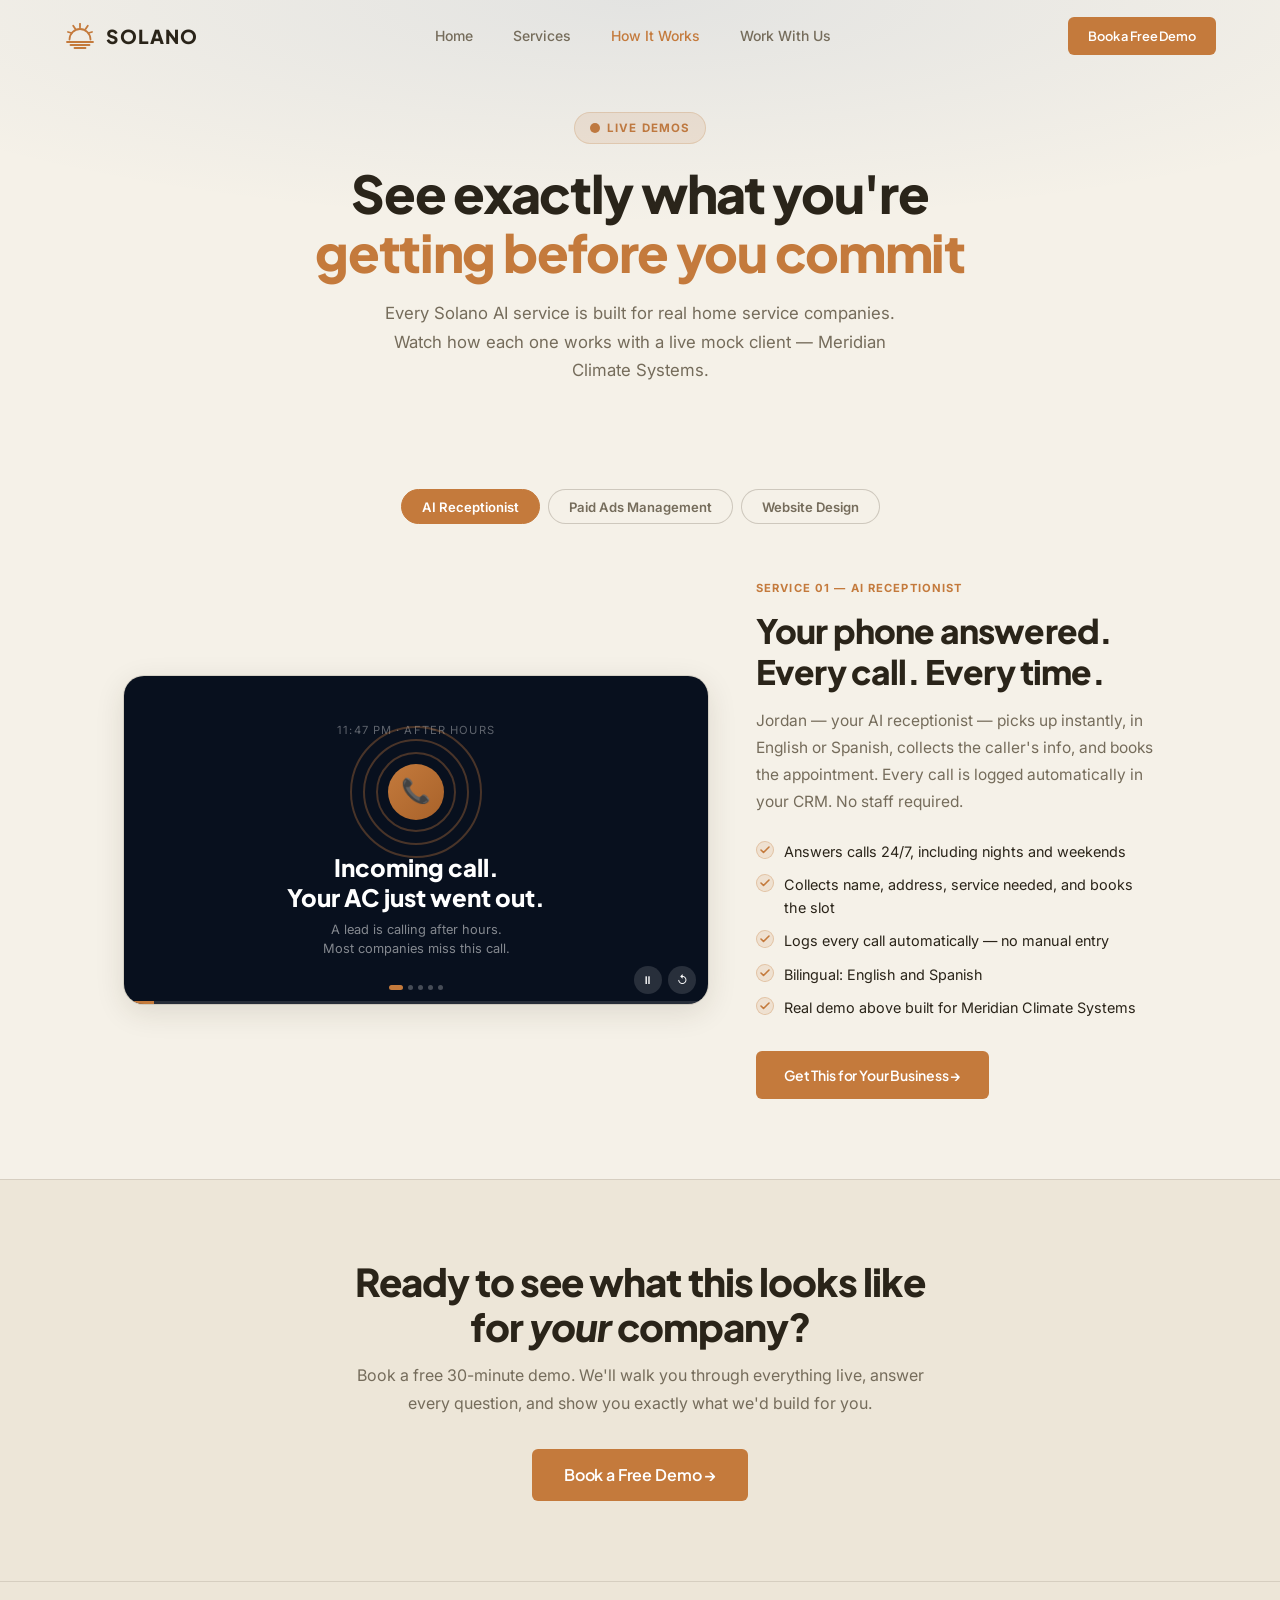
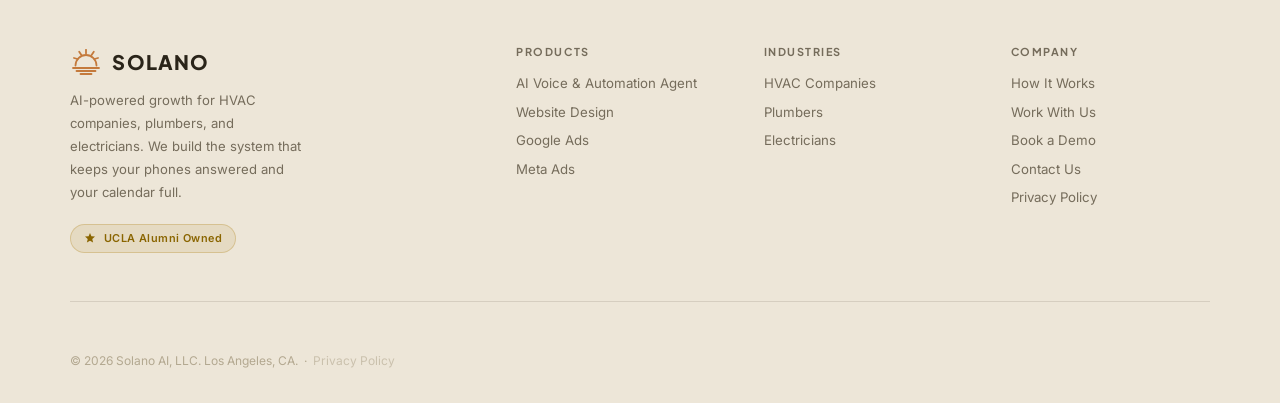
<file: how-it-works.html>
<!DOCTYPE html>
<html lang="en">
<head>
  <!-- Google tag (gtag.js) -->
  <script async src="https://www.googletagmanager.com/gtag/js?id=AW-18217136997"></script>
  <script>
    window.dataLayer = window.dataLayer || [];
    function gtag(){dataLayer.push(arguments);}
    gtag('js', new Date());
    gtag('config', 'AW-18217136997');
  </script>
  <meta charset="UTF-8"/>
<meta name="robots" content="noindex"/>
  <meta name="viewport" content="width=device-width,initial-scale=1.0"/>
  <title>See How It Works — Solano AI</title>
  <meta name="description" content="Watch live demos of Solano AI's three services: AI Receptionist, Paid Ads Management, and Website Design — built for HVAC, plumbing, and electrical companies."/>
  <link rel="canonical" href="https://solano-ai.com/how-it-works"/>
  <link rel="icon" href="/favicon.ico" sizes="any"/>
<link rel="icon" href="/favicon.svg" type="image/svg+xml"/>
<link rel="icon" href="/favicon-48.png" type="image/png" sizes="48x48"/>
<link rel="icon" href="/favicon-96.png" type="image/png" sizes="96x96"/>
<link rel="apple-touch-icon" href="/apple-touch-icon.png"/>
<link rel="preconnect" href="https://fonts.googleapis.com"/>
  <link rel="preconnect" href="https://fonts.gstatic.com" crossorigin/>
  <link rel="stylesheet" href="https://fonts.googleapis.com/css2?family=Plus+Jakarta+Sans:wght@300;400;500;600;700;800&family=Inter:wght@300;400;500;600;700&display=swap"/>
  <link rel="stylesheet" href="css/styles.css?v=11"/>
  <style>
    /* ── PAGE HERO ── */
    .hiw-hero {
      padding: 7rem 1.5rem 4rem;
      text-align: center;
      background: var(--bg);
      position: relative;
      overflow: hidden;
    }
    .hiw-hero::before {
      content: '';
      position: absolute;
      inset: 0;
      background: radial-gradient(ellipse 70% 50% at 50% 0%, var(--blue-lt), transparent);
      pointer-events: none;
    }
    .hiw-eyebrow {
      display: inline-flex;
      align-items: center;
      gap: .45rem;
      font-size: .72rem;
      font-weight: 700;
      letter-spacing: .1em;
      text-transform: uppercase;
      color: var(--copper);
      background: var(--copper-lt);
      border: 1px solid rgba(196,122,60,.22);
      padding: .35rem .9rem;
      border-radius: 99px;
      margin-bottom: 1.25rem;
    }
    .hiw-hero h1 {
      font-family: var(--serif);
      font-size: clamp(2rem, 5vw, 3.25rem);
      font-weight: 800;
      color: var(--text);
      line-height: 1.15;
      margin-bottom: 1rem;
      max-width: 700px;
      margin-inline: auto;
    }
    .hiw-hero h1 span { color: var(--copper); }
    .hiw-hero p {
      font-size: 1.05rem;
      color: var(--muted);
      max-width: 520px;
      margin-inline: auto;
      line-height: 1.7;
    }

    /* ── SERVICE TABS ── */
    .hiw-tabs-wrap {
      display: flex;
      justify-content: center;
      gap: .5rem;
      padding: 2.5rem 1.5rem 0;
      flex-wrap: wrap;
    }
    .hiw-tab {
      font-family: var(--sans);
      font-size: .82rem;
      font-weight: 600;
      padding: .55rem 1.25rem;
      border-radius: 99px;
      border: 1.5px solid var(--border-md);
      background: var(--bg);
      color: var(--muted);
      cursor: pointer;
      transition: all .2s;
      white-space: nowrap;
    }
    .hiw-tab:hover { border-color: var(--copper); color: var(--copper); }
    .hiw-tab.active {
      background: var(--copper);
      border-color: var(--copper);
      color: #fff;
    }

    /* ── DEMO SECTION ── */
    .hiw-section {
      max-width: 1080px;
      margin: 0 auto;
      padding: 3.5rem 1.5rem 5rem;
      display: none;
    }
    .hiw-section.visible { display: block; }
    .hiw-demo-grid {
      display: grid;
      grid-template-columns: 1fr 400px;
      gap: 3rem;
      align-items: center;
    }
    @media (max-width: 900px) {
      .hiw-demo-grid { grid-template-columns: 1fr; }
    }

    /* ── VIDEO PLAYER ── */
    .vid-player {
      position: relative;
      border-radius: var(--r-lg);
      overflow: hidden;
      box-shadow: var(--shadow-lg), 0 0 0 1px var(--border);
      background: #08101e;
      aspect-ratio: 16/9;
    }
    .vid-scene {
      position: absolute;
      inset: 0;
      display: flex;
      flex-direction: column;
      justify-content: center;
      align-items: center;
      padding: 2rem;
      opacity: 0;
      transition: opacity .6s ease;
      pointer-events: none;
    }
    .vid-scene.active { opacity: 1; pointer-events: auto; }

    /* progress bar */
    .vid-progress {
      position: absolute;
      bottom: 0; left: 0; right: 0;
      height: 3px;
      background: rgba(255,255,255,.12);
      z-index: 10;
    }
    .vid-progress-fill {
      height: 100%;
      background: var(--copper);
      transition: width .1s linear;
      width: 0%;
    }

    /* controls */
    .vid-controls {
      position: absolute;
      bottom: 10px;
      right: 12px;
      display: flex;
      gap: .4rem;
      z-index: 20;
    }
    .vid-btn {
      background: rgba(255,255,255,.13);
      border: none;
      color: #fff;
      width: 28px; height: 28px;
      border-radius: 50%;
      cursor: pointer;
      font-size: .7rem;
      display: flex; align-items: center; justify-content: center;
      transition: background .2s;
    }
    .vid-btn:hover { background: rgba(255,255,255,.25); }

    /* scene counter */
    .vid-dots {
      position: absolute;
      bottom: 14px;
      left: 50%;
      transform: translateX(-50%);
      display: flex;
      gap: 5px;
      z-index: 20;
    }
    .vid-dot {
      width: 5px; height: 5px;
      border-radius: 50%;
      background: rgba(255,255,255,.25);
      transition: all .3s;
    }
    .vid-dot.active { background: var(--copper); width: 14px; border-radius: 3px; }

    /* ── COPY PANEL ── */
    .hiw-copy { }
    .hiw-copy .svc-label {
      font-size: .7rem;
      font-weight: 700;
      letter-spacing: .1em;
      text-transform: uppercase;
      color: var(--copper);
      margin-bottom: .75rem;
    }
    .hiw-copy h2 {
      font-family: var(--serif);
      font-size: clamp(1.5rem, 3vw, 2.1rem);
      font-weight: 800;
      color: var(--text);
      line-height: 1.2;
      margin-bottom: 1rem;
    }
    .hiw-copy p {
      color: var(--muted);
      line-height: 1.75;
      margin-bottom: 1.5rem;
      font-size: .97rem;
    }
    .hiw-bullets {
      list-style: none;
      padding: 0;
      margin: 0 0 2rem;
      display: flex;
      flex-direction: column;
      gap: .65rem;
    }
    .hiw-bullets li {
      display: flex;
      align-items: flex-start;
      gap: .65rem;
      font-size: .9rem;
      color: var(--text);
    }
    .hiw-bullets li::before {
      content: '';
      width: 18px; height: 18px;
      min-width: 18px;
      border-radius: 50%;
      background: var(--copper-lt);
      border: 1.5px solid rgba(196,122,60,.3);
      background-image: url("data:image/svg+xml,%3Csvg width='10' height='8' viewBox='0 0 10 8' fill='none' xmlns='http://www.w3.org/2000/svg'%3E%3Cpath d='M1 4l2.5 2.5L9 1' stroke='%23C47A3C' stroke-width='1.6' stroke-linecap='round' stroke-linejoin='round'/%3E%3C/svg%3E");
      background-repeat: no-repeat;
      background-position: center;
      margin-top: 1px;
    }

    /* ── SCENE SPECIFIC STYLES ── */

    /* shared */
    .sc-eyebrow {
      font-size: .62rem;
      font-weight: 700;
      letter-spacing: .12em;
      text-transform: uppercase;
      color: var(--copper);
      margin-bottom: .6rem;
      opacity: .9;
    }
    .sc-headline {
      font-family: 'Plus Jakarta Sans', sans-serif;
      font-size: clamp(1.1rem, 2.5vw, 1.5rem);
      font-weight: 800;
      color: #fff;
      text-align: center;
      line-height: 1.25;
      margin-bottom: .5rem;
    }
    .sc-sub {
      font-size: .8rem;
      color: rgba(255,255,255,.5);
      text-align: center;
      line-height: 1.5;
      max-width: 360px;
    }

    /* CRM call log rows */
    .crm-card {
      background: rgba(255,255,255,.05);
      border: 1px solid rgba(255,255,255,.1);
      border-radius: 10px;
      padding: .85rem 1rem;
      width: 100%;
      max-width: 420px;
    }
    .crm-row {
      display: flex;
      align-items: flex-start;
      gap: .7rem;
      padding: .55rem 0;
      border-bottom: 1px solid rgba(255,255,255,.06);
    }
    .crm-row:last-child { border-bottom: none; }
    .crm-avatar {
      width: 30px; height: 30px;
      min-width: 30px;
      border-radius: 50%;
      background: linear-gradient(135deg, #2F5AA0, #1a3a70);
      display: flex; align-items: center; justify-content: center;
      font-size: .65rem;
      font-weight: 700;
      color: #fff;
    }
    .crm-info { flex: 1; min-width: 0; }
    .crm-name { font-size: .78rem; font-weight: 700; color: #e2e8f0; margin-bottom: .15rem; }
    .crm-summary { font-size: .68rem; color: rgba(255,255,255,.45); line-height: 1.4; }
    .crm-badge {
      font-size: .6rem;
      font-weight: 700;
      padding: .2rem .55rem;
      border-radius: 99px;
      white-space: nowrap;
      flex-shrink: 0;
    }
    .badge-booked { background: rgba(22,163,74,.18); color: #4ade80; border: 1px solid rgba(74,222,128,.2); }
    .badge-new { background: rgba(47,90,160,.25); color: #93c5fd; border: 1px solid rgba(147,197,253,.2); }

    /* call transcript bubble */
    .transcript-wrap { width: 100%; max-width: 400px; display: flex; flex-direction: column; gap: .5rem; }
    .bubble {
      padding: .55rem .85rem;
      border-radius: 12px;
      font-size: .75rem;
      line-height: 1.45;
      max-width: 85%;
    }
    .bubble-ai {
      background: rgba(47,90,160,.3);
      border: 1px solid rgba(47,90,160,.4);
      color: #bfdbfe;
      align-self: flex-start;
      border-bottom-left-radius: 3px;
    }
    .bubble-caller {
      background: rgba(255,255,255,.08);
      border: 1px solid rgba(255,255,255,.12);
      color: #e2e8f0;
      align-self: flex-end;
      border-bottom-right-radius: 3px;
    }
    .bubble-label {
      font-size: .58rem;
      font-weight: 700;
      letter-spacing: .06em;
      text-transform: uppercase;
      margin-bottom: .2rem;
    }
    .bubble-label-ai { color: rgba(147,197,253,.6); }
    .bubble-label-caller { color: rgba(255,255,255,.3); text-align: right; }

    /* kpi cards */
    .kpi-grid-vid {
      display: grid;
      grid-template-columns: 1fr 1fr;
      gap: .5rem;
      width: 100%;
      max-width: 420px;
    }
    .kpi-card-vid {
      background: rgba(255,255,255,.05);
      border: 1px solid rgba(255,255,255,.09);
      border-radius: 8px;
      padding: .8rem 1rem;
    }
    .kpi-label-vid { font-size: .6rem; color: rgba(255,255,255,.45); font-weight: 500; margin-bottom: .3rem; text-transform: uppercase; letter-spacing: .05em; }
    .kpi-value-vid { font-size: 1.45rem; font-weight: 800; color: #fff; font-family: 'Plus Jakarta Sans', sans-serif; line-height: 1; }
    .kpi-delta-vid { font-size: .62rem; margin-top: .3rem; font-weight: 600; }
    .kpi-up { color: #4ade80; }
    .kpi-down { color: #f87171; }

    /* campaign row */
    .camp-table { width: 100%; max-width: 430px; border-collapse: collapse; }
    .camp-table thead th {
      font-size: .6rem;
      font-weight: 700;
      letter-spacing: .07em;
      text-transform: uppercase;
      color: rgba(255,255,255,.35);
      padding: .4rem .5rem;
      text-align: left;
      border-bottom: 1px solid rgba(255,255,255,.07);
    }
    .camp-table tbody td {
      font-size: .7rem;
      color: rgba(255,255,255,.75);
      padding: .5rem .5rem;
      border-bottom: 1px solid rgba(255,255,255,.04);
    }
    .camp-table tbody tr:last-child td { border-bottom: none; }
    .pill-g { background: rgba(30,64,175,.3); color: #93c5fd; font-size: .58rem; font-weight: 700; padding: .15rem .4rem; border-radius: 4px; }
    .pill-m { background: rgba(51,65,85,.5); color: #94a3b8; font-size: .58rem; font-weight: 700; padding: .15rem .4rem; border-radius: 4px; }
    .pill-on { background: rgba(22,163,74,.2); color: #4ade80; font-size: .58rem; font-weight: 700; padding: .15rem .4rem; border-radius: 4px; }
    .cpl-v { font-weight: 700; color: #60a5fa; }

    /* website mockup */
    .site-mockup {
      width: 100%;
      max-width: 440px;
      background: #0F172A;
      border-radius: 10px;
      overflow: hidden;
      border: 1px solid rgba(255,255,255,.1);
    }
    .mockup-bar {
      background: #1E293B;
      padding: .4rem .75rem;
      display: flex;
      align-items: center;
      gap: .4rem;
    }
    .mockup-dot { width: 7px; height: 7px; border-radius: 50%; }
    .mockup-url {
      flex: 1;
      background: rgba(255,255,255,.07);
      border-radius: 4px;
      height: 14px;
      font-size: .55rem;
      color: rgba(255,255,255,.3);
      display: flex;
      align-items: center;
      padding: 0 .5rem;
    }
    .mockup-hero {
      background: linear-gradient(135deg, #0F172A 0%, #1a2942 100%);
      padding: 1.2rem 1rem;
      position: relative;
      overflow: hidden;
    }
    .mockup-hero::after {
      content: '';
      position: absolute;
      right: -30px; top: -30px;
      width: 120px; height: 120px;
      border-radius: 50%;
      background: radial-gradient(circle, rgba(3,105,161,.25), transparent 70%);
    }
    .mockup-badge-sm {
      display: inline-flex;
      align-items: center;
      gap: .3rem;
      background: rgba(3,105,161,.2);
      border: 1px solid rgba(14,165,233,.25);
      color: #38bdf8;
      font-size: .55rem;
      font-weight: 700;
      padding: .2rem .5rem;
      border-radius: 99px;
      margin-bottom: .5rem;
    }
    .mockup-h1 { font-size: .85rem; font-weight: 800; color: #fff; line-height: 1.25; margin-bottom: .35rem; }
    .mockup-h1 span { color: #0EA5E9; }
    .mockup-p { font-size: .58rem; color: #94a3b8; line-height: 1.5; margin-bottom: .6rem; }
    .mockup-btns { display: flex; gap: .4rem; margin-bottom: .6rem; }
    .mockup-cta { background: #F97316; color: #fff; font-size: .58rem; font-weight: 700; padding: .3rem .65rem; border-radius: 6px; }
    .mockup-cta-sec { background: rgba(255,255,255,.1); border: 1px solid rgba(255,255,255,.15); color: #fff; font-size: .58rem; font-weight: 600; padding: .3rem .65rem; border-radius: 6px; }
    .mockup-trust { display: flex; flex-wrap: wrap; gap: .3rem; }
    .mockup-trust-pill { background: rgba(255,255,255,.07); border: 1px solid rgba(255,255,255,.1); color: #cbd5e1; font-size: .52rem; padding: .2rem .45rem; border-radius: 99px; }
    .mockup-stats {
      display: grid;
      grid-template-columns: repeat(4, 1fr);
      background: #1E293B;
      border-top: 1px solid rgba(255,255,255,.07);
    }
    .mockup-stat { padding: .6rem .4rem; text-align: center; border-right: 1px solid rgba(255,255,255,.06); }
    .mockup-stat:last-child { border-right: none; }
    .mockup-stat-val { font-size: .75rem; font-weight: 800; color: #fff; }
    .mockup-stat-label { font-size: .5rem; color: #64748b; margin-top: .15rem; }
    .mockup-services {
      padding: .75rem 1rem;
      background: #F8FAFC;
    }
    .mockup-svc-title { font-size: .62rem; font-weight: 700; color: #0F172A; margin-bottom: .5rem; text-align: center; }
    .mockup-svc-grid { display: grid; grid-template-columns: 1fr 1fr 1fr; gap: .35rem; }
    .mockup-svc-card {
      background: #fff;
      border: 1px solid #E2E8F0;
      border-radius: 5px;
      padding: .45rem .4rem;
    }
    .mockup-svc-icon { width: 14px; height: 14px; background: rgba(3,105,161,.12); border-radius: 3px; margin-bottom: .25rem; display: flex; align-items: center; justify-content: center; }
    .mockup-svc-name { font-size: .52rem; font-weight: 700; color: #0F172A; line-height: 1.3; }

    /* phone ring animation */
    .phone-ring-wrap { position: relative; margin-bottom: 1.5rem; }
    .phone-icon {
      width: 56px; height: 56px;
      border-radius: 50%;
      background: linear-gradient(135deg, var(--copper), var(--copper-dk));
      display: flex; align-items: center; justify-content: center;
      font-size: 1.5rem;
      position: relative;
      z-index: 2;
    }
    .ring {
      position: absolute;
      border-radius: 50%;
      border: 2px solid rgba(196,122,60,.35);
      animation: ringPulse 2s ease-out infinite;
    }
    .ring-1 { width: 80px; height: 80px; top: -12px; left: -12px; animation-delay: 0s; }
    .ring-2 { width: 106px; height: 106px; top: -25px; left: -25px; animation-delay: .4s; }
    .ring-3 { width: 132px; height: 132px; top: -38px; left: -38px; animation-delay: .8s; }
    @keyframes ringPulse {
      0% { opacity: 0.8; transform: scale(.9); }
      100% { opacity: 0; transform: scale(1.1); }
    }

    /* waveform */
    .waveform {
      display: flex;
      align-items: center;
      gap: 3px;
      height: 36px;
      margin: .75rem 0;
    }
    .wave-bar {
      width: 4px;
      border-radius: 2px;
      background: var(--copper);
      animation: waveAnim 1.2s ease-in-out infinite;
    }
    @keyframes waveAnim {
      0%, 100% { height: 6px; opacity: .4; }
      50% { height: 28px; opacity: 1; }
    }

    /* brand outro */
    .outro-logo { display: flex; align-items: center; gap: .6rem; font-family: var(--serif); font-size: 1.1rem; font-weight: 800; color: #fff; margin-bottom: .5rem; }
    .outro-tagline { font-size: .8rem; color: rgba(255,255,255,.5); text-align: center; margin-bottom: 1.25rem; }
    .outro-cta {
      display: inline-block;
      background: var(--copper);
      color: #fff;
      font-size: .78rem;
      font-weight: 700;
      padding: .55rem 1.4rem;
      border-radius: 99px;
      text-decoration: none;
    }

    /* spend donut (CSS only) */
    .donut-wrap { position: relative; width: 100px; height: 100px; }
    .donut-svg { width: 100px; height: 100px; transform: rotate(-90deg); }
    .donut-pct { position: absolute; inset: 0; display: flex; align-items: center; justify-content: center; font-size: 1rem; font-weight: 800; color: #fff; }
    .donut-legend-vid { display: flex; flex-direction: column; gap: .6rem; }
    .donut-legend-row { display: flex; align-items: center; gap: .5rem; font-size: .72rem; color: rgba(255,255,255,.65); }
    .donut-dot { width: 9px; height: 9px; border-radius: 50%; }
    .donut-amount { font-weight: 700; color: #fff; margin-left: auto; padding-left: 1rem; }

    /* bar split */
    .bar-split { width: 100%; max-width: 420px; }
    .bar-split-row { display: flex; align-items: center; gap: .6rem; margin-bottom: .5rem; font-size: .72rem; color: rgba(255,255,255,.6); }
    .bar-split-label { width: 52px; text-align: right; font-weight: 600; }
    .bar-split-track { flex: 1; height: 22px; background: rgba(255,255,255,.06); border-radius: 4px; overflow: hidden; }
    .bar-split-fill { height: 100%; border-radius: 4px; display: flex; align-items: center; padding-left: .5rem; font-size: .65rem; font-weight: 700; color: #fff; }

    /* ── BOTTOM CTA ── */
    .hiw-cta {
      background: var(--bg-2);
      border-top: 1px solid var(--border);
      text-align: center;
      padding: 5rem 1.5rem;
    }
    .hiw-cta h2 {
      font-family: var(--serif);
      font-size: clamp(1.6rem, 4vw, 2.4rem);
      font-weight: 800;
      color: var(--text);
      margin-bottom: .75rem;
    }
    .hiw-cta p { color: var(--muted); margin-bottom: 2rem; font-size: 1rem; }

    /* ── ANIMATIONS ── */
    @keyframes fadeSlideUp {
      from { opacity: 0; transform: translateY(14px); }
      to { opacity: 1; transform: translateY(0); }
    }
    .anim-in { animation: fadeSlideUp .5s ease forwards; }
    .anim-in-d1 { animation-delay: .1s; opacity: 0; }
    .anim-in-d2 { animation-delay: .25s; opacity: 0; }
    .anim-in-d3 { animation-delay: .4s; opacity: 0; }
    .anim-in-d4 { animation-delay: .55s; opacity: 0; }
    .anim-in-d5 { animation-delay: .7s; opacity: 0; }

    @keyframes countUp { from { opacity: 0; } to { opacity: 1; } }
  </style>
</head>
<body>

<!-- NAV -->
<nav>
  <a href="/" class="nav-logo"><svg width="32" height="26" viewBox="0 0 32 26" fill="none" xmlns="http://www.w3.org/2000/svg" aria-hidden="true"><line x1="16" y1="0.8" x2="16" y2="4.4" stroke="#C47A3C" stroke-width="1.8" stroke-linecap="round"/><line x1="9.2" y1="2.8" x2="11.4" y2="6" stroke="#C47A3C" stroke-width="1.8" stroke-linecap="round"/><line x1="23.8" y1="2.8" x2="21.6" y2="6" stroke="#C47A3C" stroke-width="1.8" stroke-linecap="round"/><line x1="4" y1="9" x2="7.6" y2="10" stroke="#C47A3C" stroke-width="1.8" stroke-linecap="round"/><line x1="28" y1="9" x2="24.4" y2="10" stroke="#C47A3C" stroke-width="1.8" stroke-linecap="round"/><path d="M5.5 16.5 A10.5 10.5 0 0 1 26.5 16.5" stroke="#C47A3C" stroke-width="1.8" stroke-linecap="round" fill="none"/><line x1="3" y1="19" x2="29" y2="19" stroke="#C47A3C" stroke-width="1.8" stroke-linecap="round"/><line x1="6.5" y1="22" x2="25.5" y2="22" stroke="#C47A3C" stroke-width="1.8" stroke-linecap="round"/><line x1="10.5" y1="25" x2="21.5" y2="25" stroke="#C47A3C" stroke-width="1.8" stroke-linecap="round"/></svg>SOLANO</a>
  <div class="nav-links">
    <a href="/">Home</a>
    <a href="/services">Services</a>
    <a href="/how-it-works" style="color:var(--copper)">How It Works</a>
    <a href="/book">Work With Us</a>
  </div>
  <div class="nav-right">
    <a href="/book" class="btn btn-primary nav-btn btn-refined">Book a Free Demo</a>
  </div>
  <div class="nav-hamburger" role="button" aria-label="Toggle menu">
    <span></span><span></span><span></span>
  </div>
</nav>
<div class="mobile-menu">
  <a href="/">Home</a>
  <a href="/services">Services</a>
  <a href="/how-it-works">How It Works</a>
  <a href="/book">Work With Us</a>
  <a href="/book" class="mobile-cta">Book a Free Demo →</a>
</div>

<!-- HERO -->
<section class="hiw-hero">
  <div class="hiw-eyebrow">
    <svg width="10" height="10" viewBox="0 0 10 10" fill="currentColor"><circle cx="5" cy="5" r="5"/></svg>
    Live Demos
  </div>
  <h1>See exactly what you're<br/><span>getting before you commit</span></h1>
  <p>Every Solano AI service is built for real home service companies. Watch how each one works with a live mock client — Meridian Climate Systems.</p>
</section>

<!-- TABS -->
<div class="hiw-tabs-wrap">
  <button class="hiw-tab active" onclick="showSection('crm', this)">AI Receptionist</button>
  <button class="hiw-tab" onclick="showSection('ads', this)">Paid Ads Management</button>
  <button class="hiw-tab" onclick="showSection('web', this)">Website Design</button>
</div>


<!-- ══════════════════════════════════════════════════════════
     SECTION 1 — AI RECEPTIONIST
══════════════════════════════════════════════════════════ -->
<section class="hiw-section visible" id="sec-crm">
  <div class="hiw-demo-grid">

    <!-- VIDEO PLAYER -->
    <div class="vid-player" id="player-crm">

      <!-- Scene 1: Phone rings at midnight -->
      <div class="vid-scene active" id="crm-s1">
        <div style="text-align:center">
          <div style="font-size:.7rem;color:rgba(255,255,255,.35);letter-spacing:.1em;text-transform:uppercase;margin-bottom:1.5rem">11:47 PM · After hours</div>
          <div class="phone-ring-wrap" style="display:flex;justify-content:center">
            <div style="position:relative;display:inline-flex">
              <div class="ring ring-1"></div>
              <div class="ring ring-2"></div>
              <div class="ring ring-3"></div>
              <div class="phone-icon">📞</div>
            </div>
          </div>
          <div style="margin-top:2rem">
            <div class="sc-headline">Incoming call.<br/>Your AC just went out.</div>
            <div class="sc-sub" style="margin-top:.5rem">A lead is calling after hours.<br/>Most companies miss this call.</div>
          </div>
        </div>
      </div>

      <!-- Scene 2: AI answers -->
      <div class="vid-scene" id="crm-s2">
        <div style="width:100%;max-width:400px">
          <div style="display:flex;align-items:center;gap:.6rem;margin-bottom:1rem;background:rgba(47,90,160,.15);border:1px solid rgba(47,90,160,.3);border-radius:8px;padding:.6rem .8rem">
            <div style="width:32px;height:32px;border-radius:50%;background:linear-gradient(135deg,#2F5AA0,#1a3a70);display:flex;align-items:center;justify-content:center;font-size:.75rem;font-weight:700;color:#fff;flex-shrink:0">J</div>
            <div>
              <div style="font-size:.72rem;font-weight:700;color:#93c5fd">Jordan · AI Receptionist</div>
              <div style="font-size:.62rem;color:rgba(255,255,255,.35)">Answering for Meridian Climate Systems</div>
            </div>
            <div class="waveform" style="margin:0;height:22px">
              <div class="wave-bar" style="animation-delay:.0s"></div>
              <div class="wave-bar" style="animation-delay:.15s"></div>
              <div class="wave-bar" style="animation-delay:.3s"></div>
              <div class="wave-bar" style="animation-delay:.45s"></div>
              <div class="wave-bar" style="animation-delay:.6s"></div>
              <div class="wave-bar" style="animation-delay:.75s"></div>
            </div>
          </div>
          <div class="transcript-wrap">
            <div style="margin-bottom:.2rem" class="bubble-label bubble-label-ai">Jordan</div>
            <div class="bubble bubble-ai">"Thanks for calling Meridian Climate Systems, this is Jordan. How can I help you tonight?"</div>
            <div style="margin-top:.4rem;margin-bottom:.2rem;text-align:right" class="bubble-label bubble-label-caller">Caller</div>
            <div class="bubble bubble-caller" style="align-self:flex-end">"Hi — our AC stopped working, it's really hot in here. Do you guys do emergency repairs?"</div>
            <div style="margin-top:.4rem;margin-bottom:.2rem" class="bubble-label bubble-label-ai">Jordan</div>
            <div class="bubble bubble-ai">"Absolutely — we handle emergency HVAC repairs. Can I get your name and address to get a tech scheduled for you?"</div>
          </div>
        </div>
      </div>

      <!-- Scene 3: Booking the appointment -->
      <div class="vid-scene" id="crm-s3">
        <div style="width:100%;max-width:400px">
          <div style="font-size:.65rem;color:rgba(255,255,255,.35);text-transform:uppercase;letter-spacing:.08em;margin-bottom:.75rem;text-align:center">Jordan collecting details →</div>
          <div class="transcript-wrap">
            <div class="bubble-label bubble-label-ai" style="margin-bottom:.2rem">Jordan</div>
            <div class="bubble bubble-ai">"Got it, Maria. And the address?"</div>
            <div class="bubble bubble-caller" style="align-self:flex-end;margin-top:.3rem">"1842 Olive Ave, Burbank."</div>
            <div class="bubble bubble-ai" style="margin-top:.3rem">"Perfect. We have a slot tomorrow at 10 AM — does that work for you?"</div>
            <div class="bubble bubble-caller" style="align-self:flex-end;margin-top:.3rem">"Yes, that's great!"</div>
            <div class="bubble bubble-ai" style="margin-top:.3rem">"You're all set, Maria. A technician will be there June 11th at 10 AM. You'll get a confirmation text shortly. Anything else?"</div>
          </div>
          <div style="margin-top:.75rem;background:rgba(22,163,74,.1);border:1px solid rgba(74,222,128,.2);border-radius:7px;padding:.5rem .7rem;display:flex;align-items:center;gap:.4rem">
            <span style="color:#4ade80;font-size:.85rem">✓</span>
            <span style="font-size:.68rem;color:#86efac;font-weight:600">Appointment booked · June 11 · 10:00 AM</span>
          </div>
        </div>
      </div>

      <!-- Scene 4: CRM auto-logs -->
      <div class="vid-scene" id="crm-s4">
        <div style="width:100%;max-width:430px">
          <div style="font-size:.65rem;color:rgba(255,255,255,.35);text-transform:uppercase;letter-spacing:.08em;margin-bottom:.75rem;text-align:center">Logged automatically in your CRM →</div>
          <div class="crm-card">
            <div class="crm-row">
              <div class="crm-avatar">MD</div>
              <div class="crm-info">
                <div class="crm-name">Maria Delgado <span style="font-weight:400;color:rgba(255,255,255,.3);font-size:.65rem">· (213) 554-8821</span></div>
                <div class="crm-summary">HVAC Maintenance · Jun 11 at 10:00 AM · 1842 Olive Ave, Burbank</div>
              </div>
              <div class="crm-badge badge-booked">Booked</div>
            </div>
            <div class="crm-row">
              <div class="crm-avatar">LP</div>
              <div class="crm-info">
                <div class="crm-name">Linda Park <span style="font-weight:400;color:rgba(255,255,255,.3);font-size:.65rem">· (626) 881-5593</span></div>
                <div class="crm-summary">HVAC Installation · Jun 13 at 11:00 AM · Pasadena</div>
              </div>
              <div class="crm-badge badge-booked">Booked</div>
            </div>
            <div class="crm-row">
              <div class="crm-avatar">CV</div>
              <div class="crm-info">
                <div class="crm-name">Carlos Vega <span style="font-weight:400;color:rgba(255,255,255,.3);font-size:.65rem">· (747) 330-2298</span></div>
                <div class="crm-summary">HVAC Repair · Jun 15 at 3:00 PM · Glendale</div>
              </div>
              <div class="crm-badge badge-booked">Booked</div>
            </div>
          </div>
          <div style="margin-top:.6rem;text-align:center;font-size:.62rem;color:rgba(255,255,255,.3)">18 total calls logged · 11 appointments booked</div>
        </div>
      </div>

      <!-- Scene 5: Outro -->
      <div class="vid-scene" id="crm-s5" style="background:linear-gradient(135deg,#08101e,#0d1a30)">
        <div style="text-align:center">
          <div class="outro-logo">
            <svg width="26" height="21" viewBox="0 0 32 26" fill="none"><line x1="16" y1="0.8" x2="16" y2="4.4" stroke="#C47A3C" stroke-width="1.8" stroke-linecap="round"/><line x1="9.2" y1="2.8" x2="11.4" y2="6" stroke="#C47A3C" stroke-width="1.8" stroke-linecap="round"/><line x1="23.8" y1="2.8" x2="21.6" y2="6" stroke="#C47A3C" stroke-width="1.8" stroke-linecap="round"/><line x1="4" y1="9" x2="7.6" y2="10" stroke="#C47A3C" stroke-width="1.8" stroke-linecap="round"/><line x1="28" y1="9" x2="24.4" y2="10" stroke="#C47A3C" stroke-width="1.8" stroke-linecap="round"/><path d="M5.5 16.5 A10.5 10.5 0 0 1 26.5 16.5" stroke="#C47A3C" stroke-width="1.8" stroke-linecap="round" fill="none"/><line x1="3" y1="19" x2="29" y2="19" stroke="#C47A3C" stroke-width="1.8" stroke-linecap="round"/><line x1="6.5" y1="22" x2="25.5" y2="22" stroke="#C47A3C" stroke-width="1.8" stroke-linecap="round"/><line x1="10.5" y1="25" x2="21.5" y2="25" stroke="#C47A3C" stroke-width="1.8" stroke-linecap="round"/></svg>
            SOLANO AI
          </div>
          <div class="sc-headline" style="font-size:1.15rem;margin-bottom:.4rem">Never miss another lead.</div>
          <div class="outro-tagline">Even at midnight. Even on weekends.<br/>Your AI receptionist never sleeps.</div>
          <a href="/book" class="outro-cta">Book a Free Demo →</a>
        </div>
      </div>

      <div class="vid-progress"><div class="vid-progress-fill" id="crm-prog"></div></div>
      <div class="vid-dots" id="crm-dots"></div>
      <div class="vid-controls">
        <button class="vid-btn" id="crm-playpause" onclick="togglePlay('crm')" title="Play/Pause">⏸</button>
        <button class="vid-btn" onclick="restartPlayer('crm')" title="Restart">↺</button>
      </div>
    </div>

    <!-- COPY -->
    <div class="hiw-copy">
      <div class="svc-label">Service 01 — AI Receptionist</div>
      <h2>Your phone answered.<br/>Every call. Every time.</h2>
      <p>Jordan — your AI receptionist — picks up instantly, in English or Spanish, collects the caller's info, and books the appointment. Every call is logged automatically in your CRM. No staff required.</p>
      <ul class="hiw-bullets">
        <li>Answers calls 24/7, including nights and weekends</li>
        <li>Collects name, address, service needed, and books the slot</li>
        <li>Logs every call automatically — no manual entry</li>
        <li>Bilingual: English and Spanish</li>
        <li>Real demo above built for Meridian Climate Systems</li>
      </ul>
      <a href="/book" class="btn btn-primary btn-refined">Get This for Your Business →</a>
    </div>

  </div>
</section>


<!-- ══════════════════════════════════════════════════════════
     SECTION 2 — PAID ADS
══════════════════════════════════════════════════════════ -->
<section class="hiw-section" id="sec-ads">
  <div class="hiw-demo-grid">

    <!-- VIDEO PLAYER -->
    <div class="vid-player" id="player-ads">

      <!-- Scene 1: Google search -->
      <div class="vid-scene active" id="ads-s1">
        <div style="width:100%;max-width:420px">
          <div style="background:rgba(255,255,255,.04);border:1px solid rgba(255,255,255,.1);border-radius:8px;padding:.7rem .9rem;margin-bottom:.75rem">
            <div style="font-size:.58rem;color:rgba(255,255,255,.3);margin-bottom:.35rem">🔍 &nbsp;Google Search</div>
            <div style="font-size:.82rem;color:#e2e8f0;font-weight:500">"AC repair near me"</div>
          </div>
          <div style="background:rgba(255,255,255,.03);border:1px solid rgba(255,255,255,.07);border-radius:8px;padding:.7rem .9rem">
            <div style="font-size:.55rem;color:#4ade80;font-weight:700;margin-bottom:.2rem">▲ Sponsored</div>
            <div style="font-size:.8rem;color:#60a5fa;font-weight:700;margin-bottom:.2rem">Meridian Climate Systems — AC Repair Same-Day</div>
            <div style="font-size:.62rem;color:rgba(255,255,255,.4);">meridianclimatesystems.com · (818) 555-0192</div>
            <div style="font-size:.65rem;color:rgba(255,255,255,.55);margin-top:.3rem">NATE-Certified · Upfront Pricing · 24/7 Emergency · Greater LA</div>
          </div>
          <div style="margin-top:.75rem;text-align:center;font-size:.65rem;color:rgba(255,255,255,.3)">Your ad. Top of search. Every time someone looks.</div>
        </div>
      </div>

      <!-- Scene 2: KPIs -->
      <div class="vid-scene" id="ads-s2">
        <div style="width:100%;max-width:420px">
          <div style="font-size:.62rem;color:rgba(255,255,255,.35);text-transform:uppercase;letter-spacing:.08em;margin-bottom:.75rem;text-align:center">Meridian Climate Systems · Last 14 Days</div>
          <div class="kpi-grid-vid">
            <div class="kpi-card-vid">
              <div class="kpi-label-vid">Cost Per Lead</div>
              <div class="kpi-value-vid">$34</div>
              <div class="kpi-delta-vid kpi-down">▼ 18% vs prior</div>
            </div>
            <div class="kpi-card-vid">
              <div class="kpi-label-vid">Total Leads</div>
              <div class="kpi-value-vid">61</div>
              <div class="kpi-delta-vid kpi-up">▲ 24% vs prior</div>
            </div>
            <div class="kpi-card-vid">
              <div class="kpi-label-vid">Ad Spend</div>
              <div class="kpi-value-vid">$2,074</div>
              <div class="kpi-delta-vid" style="color:rgba(255,255,255,.3)">— on budget</div>
            </div>
            <div class="kpi-card-vid">
              <div class="kpi-label-vid">Calls Booked</div>
              <div class="kpi-value-vid">38</div>
              <div class="kpi-delta-vid kpi-up">▲ 12% vs prior</div>
            </div>
          </div>
          <div style="margin-top:.6rem;text-align:center;font-size:.62rem;color:rgba(255,255,255,.3)">Powered by Solano AI · solano-ai.com</div>
        </div>
      </div>

      <!-- Scene 3: Campaign table -->
      <div class="vid-scene" id="ads-s3">
        <div style="width:100%;max-width:440px">
          <div style="font-size:.62rem;color:rgba(255,255,255,.35);text-transform:uppercase;letter-spacing:.08em;margin-bottom:.6rem;text-align:center">Campaign Breakdown</div>
          <table class="camp-table">
            <thead>
              <tr><th>Campaign</th><th>Platform</th><th>Leads</th><th>CPL</th></tr>
            </thead>
            <tbody>
              <tr>
                <td style="color:#e2e8f0;font-weight:600">AC Repair – Search</td>
                <td><span class="pill-g">Google</span></td>
                <td>19</td>
                <td class="cpl-v">$42</td>
              </tr>
              <tr>
                <td style="color:#e2e8f0;font-weight:600">Summer AC – Lead Gen</td>
                <td><span class="pill-m">Meta</span></td>
                <td>22</td>
                <td class="cpl-v">$23</td>
              </tr>
              <tr>
                <td style="color:#e2e8f0;font-weight:600">HVAC Install – Search</td>
                <td><span class="pill-g">Google</span></td>
                <td>10</td>
                <td class="cpl-v">$47</td>
              </tr>
              <tr>
                <td style="color:#e2e8f0;font-weight:600">Retargeting – Video</td>
                <td><span class="pill-m">Meta</span></td>
                <td>10</td>
                <td class="cpl-v">$27</td>
              </tr>
            </tbody>
          </table>
        </div>
      </div>

      <!-- Scene 4: Spend split -->
      <div class="vid-scene" id="ads-s4">
        <div style="width:100%;max-width:380px">
          <div style="font-size:.62rem;color:rgba(255,255,255,.35);text-transform:uppercase;letter-spacing:.08em;margin-bottom:.9rem;text-align:center">Spend Split · Google vs Meta</div>
          <div style="display:flex;align-items:center;gap:1.5rem;justify-content:center;margin-bottom:1rem">
            <div class="donut-wrap">
              <svg class="donut-svg" viewBox="0 0 36 36">
                <circle cx="18" cy="18" r="14" fill="none" stroke="rgba(255,255,255,.07)" stroke-width="4"/>
                <circle cx="18" cy="18" r="14" fill="none" stroke="#0369A1" stroke-width="4" stroke-dasharray="54.9 87.96" stroke-dashoffset="0"/>
                <circle cx="18" cy="18" r="14" fill="none" stroke="#334155" stroke-width="4" stroke-dasharray="33.06 87.96" stroke-dashoffset="-54.9"/>
              </svg>
              <div class="donut-pct">62%</div>
            </div>
            <div class="donut-legend-vid">
              <div class="donut-legend-row"><div class="donut-dot" style="background:#0369A1"></div> Google Ads <span class="donut-amount">$1,286</span></div>
              <div class="donut-legend-row"><div class="donut-dot" style="background:#334155"></div> Meta Ads <span class="donut-amount">$788</span></div>
            </div>
          </div>
          <div class="bar-split">
            <div class="bar-split-row">
              <div class="bar-split-label">Google</div>
              <div class="bar-split-track"><div class="bar-split-fill" style="width:62%;background:#0369A1">29 leads</div></div>
            </div>
            <div class="bar-split-row">
              <div class="bar-split-label">Meta</div>
              <div class="bar-split-track"><div class="bar-split-fill" style="width:48%;background:#334155">32 leads</div></div>
            </div>
          </div>
          <div style="margin-top:.8rem;text-align:center;font-size:.62rem;color:rgba(255,255,255,.3)">You see exactly where every dollar goes</div>
        </div>
      </div>

      <!-- Scene 5: Outro -->
      <div class="vid-scene" id="ads-s5" style="background:linear-gradient(135deg,#08101e,#0d1a30)">
        <div style="text-align:center">
          <div class="outro-logo">
            <svg width="26" height="21" viewBox="0 0 32 26" fill="none"><line x1="16" y1="0.8" x2="16" y2="4.4" stroke="#C47A3C" stroke-width="1.8" stroke-linecap="round"/><line x1="9.2" y1="2.8" x2="11.4" y2="6" stroke="#C47A3C" stroke-width="1.8" stroke-linecap="round"/><line x1="23.8" y1="2.8" x2="21.6" y2="6" stroke="#C47A3C" stroke-width="1.8" stroke-linecap="round"/><line x1="4" y1="9" x2="7.6" y2="10" stroke="#C47A3C" stroke-width="1.8" stroke-linecap="round"/><line x1="28" y1="9" x2="24.4" y2="10" stroke="#C47A3C" stroke-width="1.8" stroke-linecap="round"/><path d="M5.5 16.5 A10.5 10.5 0 0 1 26.5 16.5" stroke="#C47A3C" stroke-width="1.8" stroke-linecap="round" fill="none"/><line x1="3" y1="19" x2="29" y2="19" stroke="#C47A3C" stroke-width="1.8" stroke-linecap="round"/><line x1="6.5" y1="22" x2="25.5" y2="22" stroke="#C47A3C" stroke-width="1.8" stroke-linecap="round"/><line x1="10.5" y1="25" x2="21.5" y2="25" stroke="#C47A3C" stroke-width="1.8" stroke-linecap="round"/></svg>
            SOLANO AI
          </div>
          <div class="sc-headline" style="font-size:1.15rem;margin-bottom:.4rem">Ads that actually convert.</div>
          <div class="outro-tagline">No mystery. No fluff.<br/>Just booked jobs and full transparency.</div>
          <a href="/book" class="outro-cta">Book a Free Demo →</a>
        </div>
      </div>

      <div class="vid-progress"><div class="vid-progress-fill" id="ads-prog"></div></div>
      <div class="vid-dots" id="ads-dots"></div>
      <div class="vid-controls">
        <button class="vid-btn" id="ads-playpause" onclick="togglePlay('ads')" title="Play/Pause">⏸</button>
        <button class="vid-btn" onclick="restartPlayer('ads')" title="Restart">↺</button>
      </div>
    </div>

    <!-- COPY -->
    <div class="hiw-copy">
      <div class="svc-label">Service 02 — Paid Ads</div>
      <h2>Google & Meta ads<br/>built to book jobs.</h2>
      <p>We run your Google and Meta campaigns with one goal: booked service calls, not just clicks. You get a real-time client portal showing exactly what your money is doing.</p>
      <ul class="hiw-bullets">
        <li>Google Search and Meta campaigns managed for you</li>
        <li>Real-time client portal — see every lead and dollar</li>
        <li>Optimized weekly based on what's actually converting</li>
        <li>Transparent reporting, no agency fluff</li>
        <li>Demo above is real data from Meridian Climate Systems</li>
      </ul>
      <a href="/book" class="btn btn-primary btn-refined">Get This for Your Business →</a>
    </div>

  </div>
</section>


<!-- ══════════════════════════════════════════════════════════
     SECTION 3 — WEBSITE DESIGN
══════════════════════════════════════════════════════════ -->
<section class="hiw-section" id="sec-web">
  <div class="hiw-demo-grid">

    <!-- VIDEO PLAYER -->
    <div class="vid-player" id="player-web">

      <!-- Scene 1: Opening -->
      <div class="vid-scene active" id="web-s1">
        <div style="text-align:center">
          <div style="font-size:.65rem;color:rgba(255,255,255,.35);text-transform:uppercase;letter-spacing:.1em;margin-bottom:1rem">Website Design Demo</div>
          <div class="sc-headline" style="margin-bottom:.5rem">Your first impression<br/>should be perfect.</div>
          <div class="sc-sub">This is a real website we built<br/>for a mock HVAC company.</div>
        </div>
      </div>

      <!-- Scene 2: Hero section -->
      <div class="vid-scene" id="web-s2" style="padding:.75rem;align-items:stretch;justify-content:flex-start">
        <div class="site-mockup">
          <div class="mockup-bar">
            <div class="mockup-dot" style="background:#EF4444"></div>
            <div class="mockup-dot" style="background:#F59E0B"></div>
            <div class="mockup-dot" style="background:#22C55E"></div>
            <div class="mockup-url">meridianclimatesystems.com</div>
          </div>
          <div class="mockup-hero">
            <div class="mockup-badge-sm">⭐ Rated #1 HVAC in Greater Los Angeles</div>
            <div class="mockup-h1">Expert HVAC Service<br/><span>You Can Count On</span></div>
            <div class="mockup-p">NATE-certified technicians, upfront pricing, and 24/7 emergency service — since 2006.</div>
            <div class="mockup-btns">
              <div class="mockup-cta">Get a Free Quote →</div>
              <div class="mockup-cta-sec">📞 (818) 555-0192</div>
            </div>
            <div class="mockup-trust">
              <div class="mockup-trust-pill">🛡 Licensed & Insured</div>
              <div class="mockup-trust-pill">✓ NATE Certified</div>
              <div class="mockup-trust-pill">⏰ 24/7 Emergency</div>
              <div class="mockup-trust-pill">1-Year Guarantee</div>
            </div>
          </div>
          <div class="mockup-stats">
            <div class="mockup-stat"><div class="mockup-stat-val">18+</div><div class="mockup-stat-label">Years</div></div>
            <div class="mockup-stat"><div class="mockup-stat-val">1,400+</div><div class="mockup-stat-label">5-Star Reviews</div></div>
            <div class="mockup-stat"><div class="mockup-stat-val">24/7</div><div class="mockup-stat-label">Emergency</div></div>
            <div class="mockup-stat"><div class="mockup-stat-val">15K+</div><div class="mockup-stat-label">Homes Served</div></div>
          </div>
        </div>
      </div>

      <!-- Scene 3: Services section -->
      <div class="vid-scene" id="web-s3" style="padding:.75rem;align-items:stretch;justify-content:flex-start">
        <div class="site-mockup" style="background:#F8FAFC">
          <div class="mockup-bar" style="background:#0F172A">
            <div class="mockup-dot" style="background:#EF4444"></div>
            <div class="mockup-dot" style="background:#F59E0B"></div>
            <div class="mockup-dot" style="background:#22C55E"></div>
            <div class="mockup-url" style="background:rgba(255,255,255,.07);color:rgba(255,255,255,.3)">meridianclimatesystems.com/services</div>
          </div>
          <div class="mockup-services">
            <div class="mockup-svc-title" style="font-size:.7rem;font-weight:800;color:#0F172A;margin-bottom:.6rem">OUR SERVICES</div>
            <div class="mockup-svc-grid">
              <div class="mockup-svc-card">
                <div class="mockup-svc-icon"><svg width="8" height="8" viewBox="0 0 8 8" fill="#0369A1"><rect width="8" height="8" rx="1"/></svg></div>
                <div class="mockup-svc-name">AC Repair &<br/>Installation</div>
              </div>
              <div class="mockup-svc-card">
                <div class="mockup-svc-icon"><svg width="8" height="8" viewBox="0 0 8 8" fill="#0369A1"><rect width="8" height="8" rx="1"/></svg></div>
                <div class="mockup-svc-name">Heating<br/>Systems</div>
              </div>
              <div class="mockup-svc-card">
                <div class="mockup-svc-icon"><svg width="8" height="8" viewBox="0 0 8 8" fill="#0369A1"><rect width="8" height="8" rx="1"/></svg></div>
                <div class="mockup-svc-name">Preventive<br/>Maintenance</div>
              </div>
              <div class="mockup-svc-card">
                <div class="mockup-svc-icon"><svg width="8" height="8" viewBox="0 0 8 8" fill="#0369A1"><rect width="8" height="8" rx="1"/></svg></div>
                <div class="mockup-svc-name">Indoor Air<br/>Quality</div>
              </div>
              <div class="mockup-svc-card">
                <div class="mockup-svc-icon"><svg width="8" height="8" viewBox="0 0 8 8" fill="#0369A1"><rect width="8" height="8" rx="1"/></svg></div>
                <div class="mockup-svc-name">Duct<br/>Services</div>
              </div>
              <div class="mockup-svc-card">
                <div class="mockup-svc-icon"><svg width="8" height="8" viewBox="0 0 8 8" fill="#0369A1"><rect width="8" height="8" rx="1"/></svg></div>
                <div class="mockup-svc-name">Commercial<br/>HVAC</div>
              </div>
            </div>
          </div>
          <div style="padding:.6rem 1rem;background:#fff;border-top:1px solid #E2E8F0">
            <div style="font-size:.6rem;color:#64748B;margin-bottom:.4rem;font-weight:600">WHAT CUSTOMERS ARE SAYING</div>
            <div style="background:#F8FAFC;border:1px solid #E2E8F0;border-radius:6px;padding:.5rem .65rem;font-size:.6rem;color:#334155;line-height:1.45">
              ⭐⭐⭐⭐⭐ &nbsp;"Called at 9pm when our AC died during a heat wave. Technician arrived in 2 hours. Truly outstanding." — <strong>David K., Glendale</strong>
            </div>
          </div>
        </div>
      </div>

      <!-- Scene 4: Multilingual -->
      <div class="vid-scene" id="web-s4">
        <div style="width:100%;max-width:400px;text-align:center">
          <div class="sc-eyebrow">Trilingual by default</div>
          <div class="sc-headline" style="margin-bottom:.75rem">Reaches every homeowner<br/>in Greater Los Angeles</div>
          <div style="display:flex;flex-direction:column;gap:.5rem;max-width:280px;margin:0 auto">
            <div style="background:rgba(255,255,255,.06);border:1px solid rgba(255,255,255,.12);border-radius:8px;padding:.65rem .9rem;display:flex;align-items:center;justify-content:space-between">
              <span style="font-size:.8rem;color:#fff;font-weight:600">🇺🇸 &nbsp;English</span>
              <span style="font-size:.68rem;color:rgba(255,255,255,.4)">Expert HVAC Service</span>
            </div>
            <div style="background:rgba(47,90,160,.15);border:1px solid rgba(47,90,160,.35);border-radius:8px;padding:.65rem .9rem;display:flex;align-items:center;justify-content:space-between">
              <span style="font-size:.8rem;color:#93c5fd;font-weight:600">🇲🇽 &nbsp;Español</span>
              <span style="font-size:.68rem;color:rgba(255,255,255,.4)">Servicio HVAC Experto</span>
            </div>
            <div style="background:rgba(196,122,60,.1);border:1px solid rgba(196,122,60,.25);border-radius:8px;padding:.65rem .9rem;display:flex;align-items:center;justify-content:space-between">
              <span style="font-size:.8rem;color:#fdba74;font-weight:600">🇦🇲 &nbsp;Armenian</span>
              <span style="font-size:.68rem;color:rgba(255,255,255,.4)">Կ.Բ.Կ. Ծառայություն</span>
            </div>
          </div>
          <div style="margin-top:.8rem;font-size:.65rem;color:rgba(255,255,255,.3)">One site. Three languages. Every customer covered.</div>
        </div>
      </div>

      <!-- Scene 5: Outro -->
      <div class="vid-scene" id="web-s5" style="background:linear-gradient(135deg,#08101e,#0d1a30)">
        <div style="text-align:center">
          <div class="outro-logo">
            <svg width="26" height="21" viewBox="0 0 32 26" fill="none"><line x1="16" y1="0.8" x2="16" y2="4.4" stroke="#C47A3C" stroke-width="1.8" stroke-linecap="round"/><line x1="9.2" y1="2.8" x2="11.4" y2="6" stroke="#C47A3C" stroke-width="1.8" stroke-linecap="round"/><line x1="23.8" y1="2.8" x2="21.6" y2="6" stroke="#C47A3C" stroke-width="1.8" stroke-linecap="round"/><line x1="4" y1="9" x2="7.6" y2="10" stroke="#C47A3C" stroke-width="1.8" stroke-linecap="round"/><line x1="28" y1="9" x2="24.4" y2="10" stroke="#C47A3C" stroke-width="1.8" stroke-linecap="round"/><path d="M5.5 16.5 A10.5 10.5 0 0 1 26.5 16.5" stroke="#C47A3C" stroke-width="1.8" stroke-linecap="round" fill="none"/><line x1="3" y1="19" x2="29" y2="19" stroke="#C47A3C" stroke-width="1.8" stroke-linecap="round"/><line x1="6.5" y1="22" x2="25.5" y2="22" stroke="#C47A3C" stroke-width="1.8" stroke-linecap="round"/><line x1="10.5" y1="25" x2="21.5" y2="25" stroke="#C47A3C" stroke-width="1.8" stroke-linecap="round"/></svg>
            SOLANO AI
          </div>
          <div class="sc-headline" style="font-size:1.15rem;margin-bottom:.4rem">Built to convert. Built to last.</div>
          <div class="outro-tagline">Fast, trilingual, mobile-first.<br/>Your first impression — perfected.</div>
          <a href="/book" class="outro-cta">Book a Free Demo →</a>
        </div>
      </div>

      <div class="vid-progress"><div class="vid-progress-fill" id="web-prog"></div></div>
      <div class="vid-dots" id="web-dots"></div>
      <div class="vid-controls">
        <button class="vid-btn" id="web-playpause" onclick="togglePlay('web')" title="Play/Pause">⏸</button>
        <button class="vid-btn" onclick="restartPlayer('web')" title="Restart">↺</button>
      </div>
    </div>

    <!-- COPY -->
    <div class="hiw-copy">
      <div class="svc-label">Service 03 — Website Design</div>
      <h2>Websites that make<br/>your phone ring.</h2>
      <p>We build conversion-first websites for HVAC companies, plumbers, and electricians — fast, mobile-first, trilingual, and designed to turn visitors into booked jobs.</p>
      <ul class="hiw-bullets">
        <li>Built specifically for home service companies</li>
        <li>Trilingual: English, Spanish, and Armenian</li>
        <li>Mobile-first, lightning fast, SEO-optimized</li>
        <li>Every page designed around one goal: get the call</li>
        <li>Demo above is the real Meridian Climate Systems site</li>
      </ul>
      <a href="/book" class="btn btn-primary btn-refined">Get This for Your Business →</a>
    </div>

  </div>
</section>


<!-- BOTTOM CTA -->
<section class="hiw-cta">
  <div style="max-width:600px;margin:0 auto">
    <h2>Ready to see what this looks like<br/>for <em>your</em> company?</h2>
    <p>Book a free 30-minute demo. We'll walk you through everything live, answer every question, and show you exactly what we'd build for you.</p>
    <a href="/book" class="btn btn-primary btn-refined" style="font-size:1rem;padding:.85rem 2rem">Book a Free Demo →</a>
  </div>
</section>

<!-- FOOTER -->
<footer>
  <div class="footer-inner">
    <div class="footer-top">
      <div class="footer-brand">
        <div class="nav-logo" style="font-size:1.25rem;margin-bottom:.65rem"><svg width="32" height="26" viewBox="0 0 32 26" fill="none" xmlns="http://www.w3.org/2000/svg" aria-hidden="true"><line x1="16" y1="0.8" x2="16" y2="4.4" stroke="#C47A3C" stroke-width="1.8" stroke-linecap="round"/><line x1="9.2" y1="2.8" x2="11.4" y2="6" stroke="#C47A3C" stroke-width="1.8" stroke-linecap="round"/><line x1="23.8" y1="2.8" x2="21.6" y2="6" stroke="#C47A3C" stroke-width="1.8" stroke-linecap="round"/><line x1="4" y1="9" x2="7.6" y2="10" stroke="#C47A3C" stroke-width="1.8" stroke-linecap="round"/><line x1="28" y1="9" x2="24.4" y2="10" stroke="#C47A3C" stroke-width="1.8" stroke-linecap="round"/><path d="M5.5 16.5 A10.5 10.5 0 0 1 26.5 16.5" stroke="#C47A3C" stroke-width="1.8" stroke-linecap="round" fill="none"/><line x1="3" y1="19" x2="29" y2="19" stroke="#C47A3C" stroke-width="1.8" stroke-linecap="round"/><line x1="6.5" y1="22" x2="25.5" y2="22" stroke="#C47A3C" stroke-width="1.8" stroke-linecap="round"/><line x1="10.5" y1="25" x2="21.5" y2="25" stroke="#C47A3C" stroke-width="1.8" stroke-linecap="round"/></svg>SOLANO</div>
        <p>AI-powered growth for HVAC companies, plumbers, and electricians. We build the system that keeps your phones answered and your calendar full.</p>
        <div class="ucla-badge" style="font-size:.68rem;padding:.3rem .8rem">
          <svg width="12" height="12" viewBox="0 0 24 24" fill="currentColor"><path d="M12 17.27L18.18 21l-1.64-7.03L22 9.24l-7.19-.61L12 2 9.19 8.63 2 9.24l5.46 4.73L5.82 21z"/></svg>
          UCLA Alumni Owned
        </div>
      </div>
      <div class="footer-col">
        <h4>Products</h4>
        <a href="/services">AI Voice & Automation Agent</a>
        <a href="/services">Website Design</a>
        <a href="/services">Google Ads</a>
        <a href="/services">Meta Ads</a>
      </div>
      <div class="footer-col">
        <h4>Industries</h4>
        <a href="index.html#industries">HVAC Companies</a>
        <a href="index.html#industries">Plumbers</a>
        <a href="index.html#industries">Electricians</a>
      </div>
      <div class="footer-col">
        <h4>Company</h4>
        <a href="/how-it-works">How It Works</a>
        <a href="/book">Work With Us</a>
        <a href="/book">Book a Demo</a>
        <a href="mailto:info@solano-ai.com">Contact Us</a>
        <a href="/privacy">Privacy Policy</a>
      </div>
    </div>
    <div class="footer-bot">
      <p>&copy; <span id="footer-year">2026</span> Solano AI, LLC. Los Angeles, CA. &nbsp;·&nbsp; <a href="/privacy" style="color:inherit;opacity:.6">Privacy Policy</a></p>
    </div>
  </div>
</footer>

<script src="js/main.js?v=8"></script>
<script>
// ── TAB SWITCHING ──
function showSection(id, btn) {
  document.querySelectorAll('.hiw-section').forEach(s => s.classList.remove('visible'));
  document.querySelectorAll('.hiw-tab').forEach(t => t.classList.remove('active'));
  document.getElementById('sec-' + id).classList.add('visible');
  btn.classList.add('active');
  // restart the player for the newly shown section
  restartPlayer(id === 'crm' ? 'crm' : id === 'ads' ? 'ads' : 'web');
}

// ── PLAYER ENGINE ──
const PLAYERS = {
  crm: { scenes: 5, duration: 5500, timer: null, current: 0, playing: true, elapsed: 0, lastTick: null },
  ads: { scenes: 5, duration: 5500, timer: null, current: 0, playing: true, elapsed: 0, lastTick: null },
  web: { scenes: 5, duration: 5500, timer: null, current: 0, playing: true, elapsed: 0, lastTick: null },
};

function buildDots(id) {
  const p = PLAYERS[id];
  const wrap = document.getElementById(id + '-dots');
  if (!wrap) return;
  wrap.innerHTML = '';
  for (let i = 0; i < p.scenes; i++) {
    const d = document.createElement('div');
    d.className = 'vid-dot' + (i === 0 ? ' active' : '');
    d.onclick = () => goToScene(id, i);
    d.style.cursor = 'pointer';
    wrap.appendChild(d);
  }
}

function goToScene(id, idx) {
  const p = PLAYERS[id];
  // hide current
  const cur = document.getElementById(id + '-s' + (p.current + 1));
  if (cur) cur.classList.remove('active');
  p.current = idx;
  p.elapsed = 0;
  // show new
  const next = document.getElementById(id + '-s' + (p.current + 1));
  if (next) next.classList.add('active');
  // update dots
  document.querySelectorAll('#' + id + '-dots .vid-dot').forEach((d, i) => {
    d.classList.toggle('active', i === p.current);
  });
  updateProgress(id, 0);
}

function updateProgress(id, pct) {
  const bar = document.getElementById(id + '-prog');
  if (bar) bar.style.width = pct + '%';
}

function tick(id) {
  const p = PLAYERS[id];
  if (!p.playing) return;
  const now = performance.now();
  if (p.lastTick !== null) {
    p.elapsed += now - p.lastTick;
  }
  p.lastTick = now;
  const pct = Math.min(100, (p.elapsed / p.duration) * 100);
  // overall progress across all scenes
  const totalPct = ((p.current + pct / 100) / p.scenes) * 100;
  updateProgress(id, totalPct);

  if (p.elapsed >= p.duration) {
    const next = (p.current + 1) % p.scenes;
    goToScene(id, next);
    if (next === 0) {
      // looped — pause briefly or just keep going
    }
  }
  p.timer = requestAnimationFrame(() => tick(id));
}

function startPlayer(id) {
  const p = PLAYERS[id];
  p.playing = true;
  p.lastTick = null;
  const btn = document.getElementById(id + '-playpause');
  if (btn) btn.textContent = '⏸';
  p.timer = requestAnimationFrame(() => tick(id));
}

function pausePlayer(id) {
  const p = PLAYERS[id];
  p.playing = false;
  p.lastTick = null;
  if (p.timer) cancelAnimationFrame(p.timer);
  const btn = document.getElementById(id + '-playpause');
  if (btn) btn.textContent = '▶';
}

function togglePlay(id) {
  const p = PLAYERS[id];
  if (p.playing) pausePlayer(id);
  else startPlayer(id);
}

function restartPlayer(id) {
  const p = PLAYERS[id];
  pausePlayer(id);
  goToScene(id, 0);
  p.elapsed = 0;
  startPlayer(id);
}

// ── INIT ──
document.addEventListener('DOMContentLoaded', () => {
  // init dots for all players
  ['crm', 'ads', 'web'].forEach(id => {
    buildDots(id);
  });
  // only start the visible one
  startPlayer('crm');

  // footer year
  const fy = document.getElementById('footer-year');
  if (fy) fy.textContent = new Date().getFullYear();

  // Intersection Observer — pause when off-screen
  ['crm', 'ads', 'web'].forEach(id => {
    const el = document.getElementById('player-' + id);
    if (!el) return;
    const obs = new IntersectionObserver(entries => {
      entries.forEach(e => {
        if (!e.isIntersecting) pausePlayer(id);
        else if (PLAYERS[id].current < PLAYERS[id].scenes - 1) startPlayer(id);
      });
    }, { threshold: 0.3 });
    obs.observe(el);
  });
});
</script>
</body>
</html>
</file>
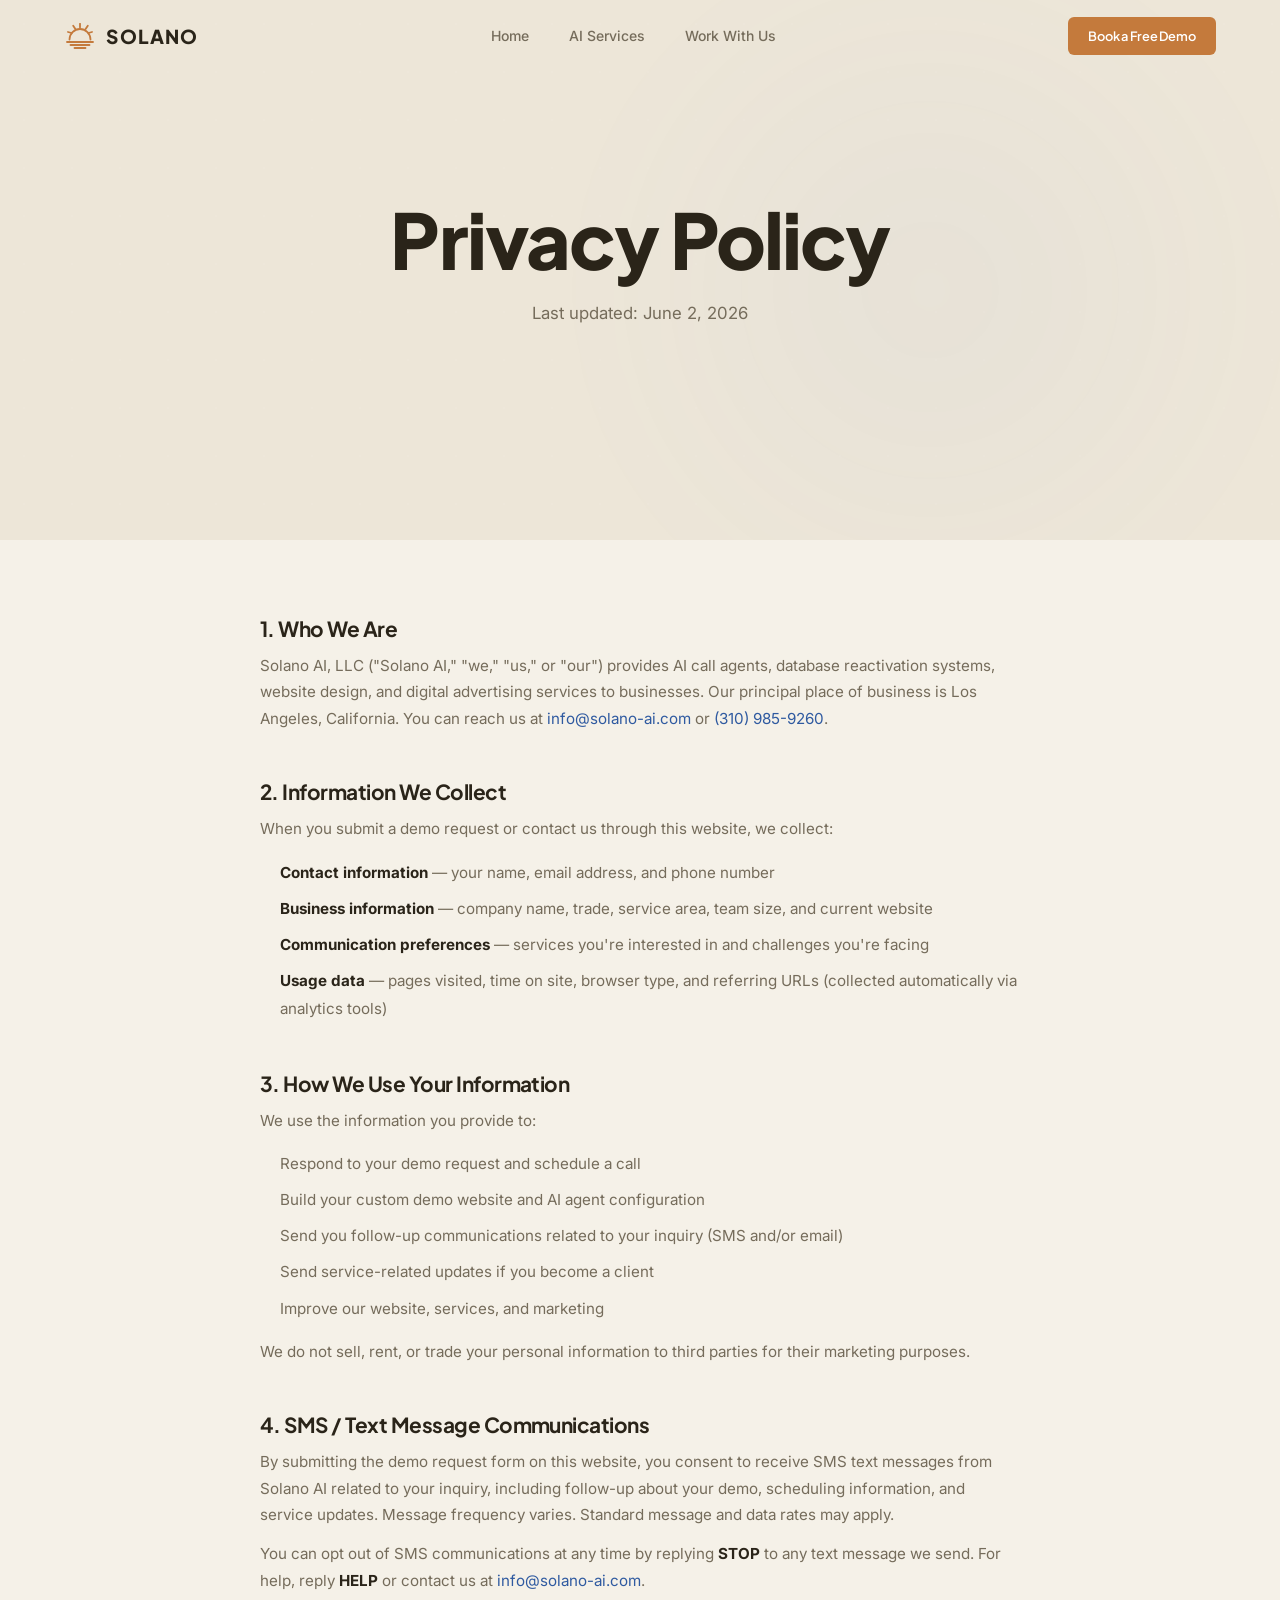
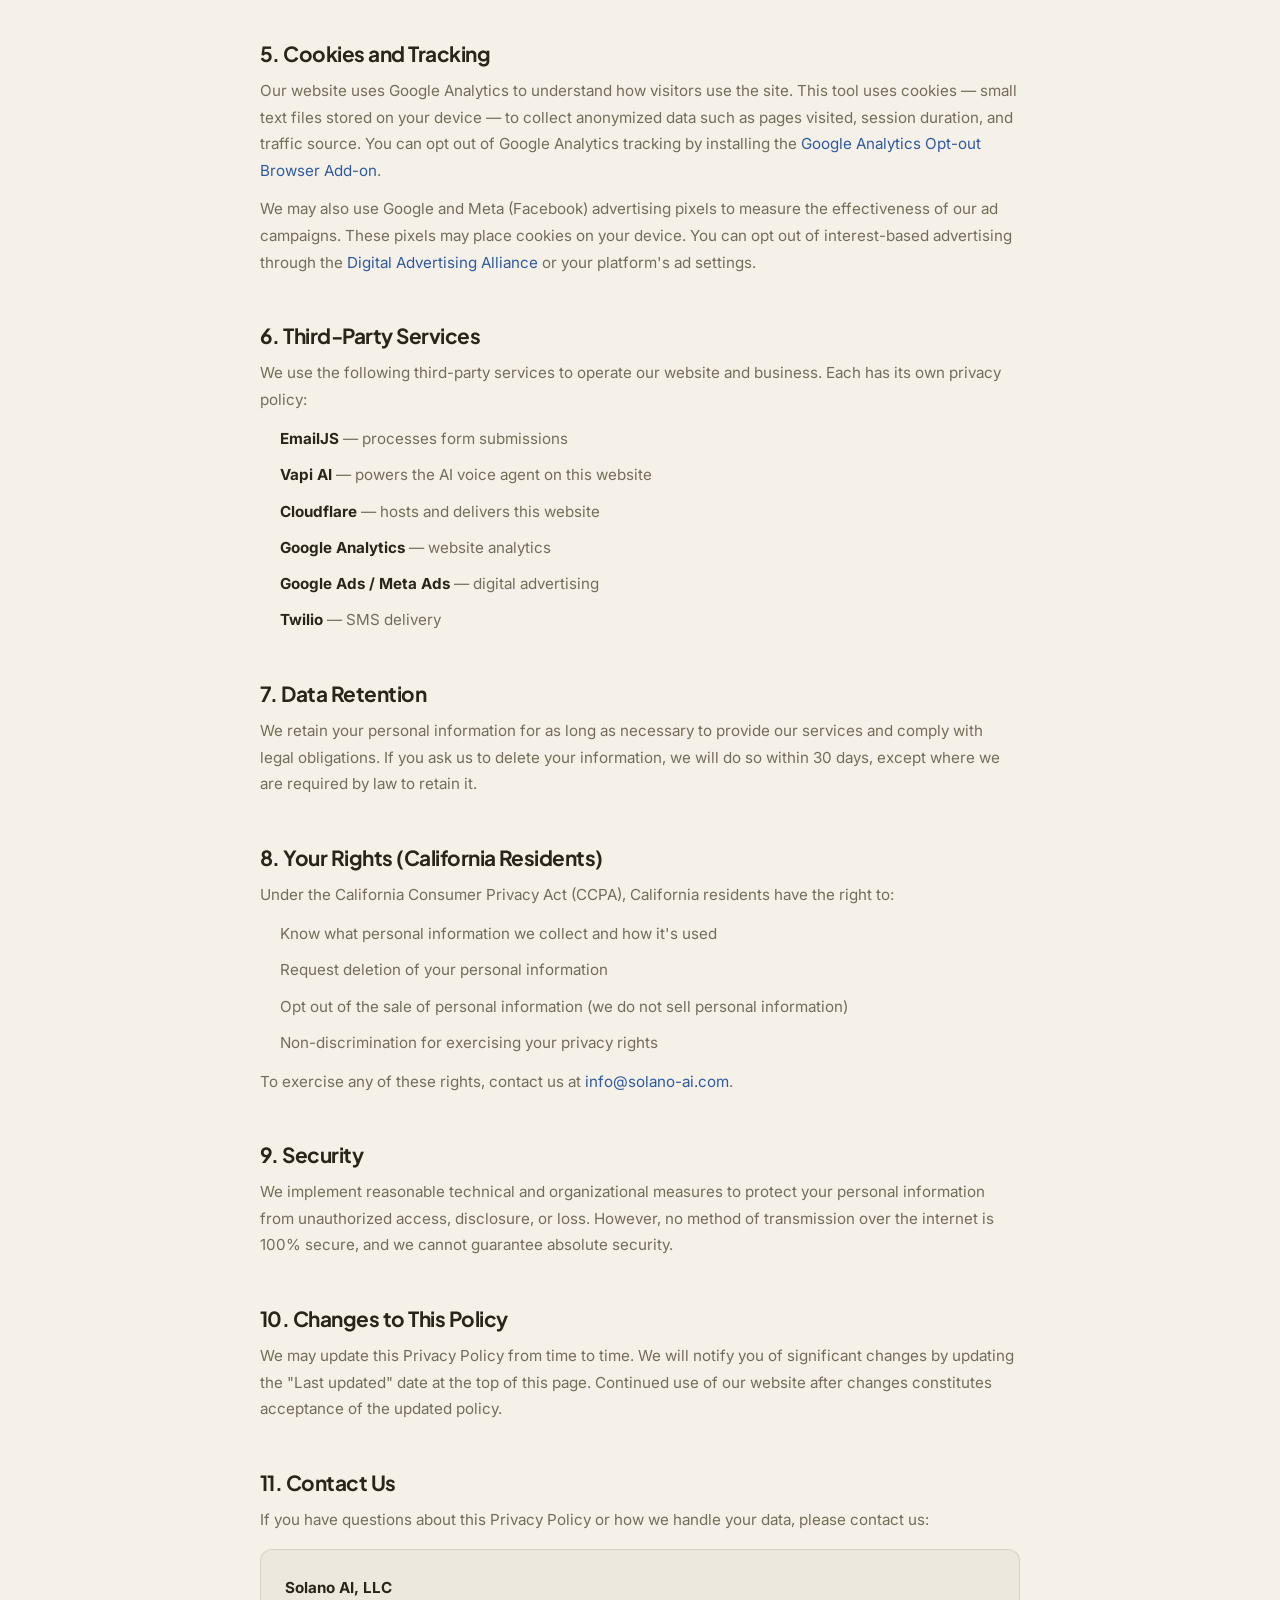
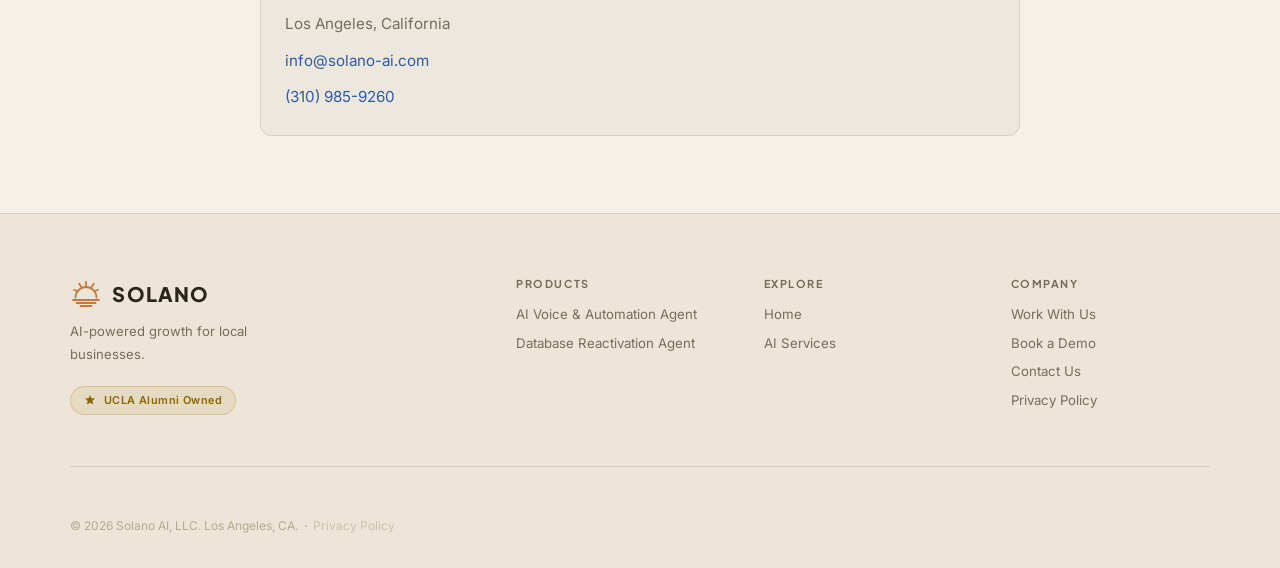
<file: privacy.html>
<!DOCTYPE html>
<html lang="en">
<head>
  <!-- Google tag (gtag.js) -->
  <script async src="https://www.googletagmanager.com/gtag/js?id=AW-18217136997"></script>
  <script>
    window.dataLayer = window.dataLayer || [];
    function gtag(){dataLayer.push(arguments);}
    gtag('js', new Date());
    gtag('config', 'AW-18217136997');
  </script>
<meta charset="UTF-8"/>
<meta name="viewport" content="width=device-width,initial-scale=1.0"/>
<title>Privacy Policy | Solano AI</title>
<meta name="description" content="Privacy Policy for Solano AI — how we collect, use, and protect your information."/>
<link rel="canonical" href="https://solano-ai.com/privacy"/>
<meta property="og:type" content="website"/>
<meta property="og:site_name" content="Solano AI"/>
<meta property="og:title" content="Privacy Policy | Solano AI"/>
<meta property="og:description" content="Privacy Policy for Solano AI — how we collect, use, and protect your information."/>
<meta property="og:url" content="https://solano-ai.com/privacy"/>
<meta property="og:image" content="https://solano-ai.com/og-image.png"/>
<meta property="og:image:width" content="1200"/>
<meta property="og:image:height" content="630"/>
<link rel="icon" href="/favicon.ico" sizes="any"/>
<link rel="icon" href="/favicon.svg" type="image/svg+xml"/>
<link rel="icon" href="/favicon-48.png" type="image/png" sizes="48x48"/>
<link rel="icon" href="/favicon-96.png" type="image/png" sizes="96x96"/>
<link rel="apple-touch-icon" href="/apple-touch-icon.png"/>
<link rel="preconnect" href="https://fonts.googleapis.com"/>
<link rel="preconnect" href="https://fonts.gstatic.com" crossorigin/>
<link rel="stylesheet" href="https://fonts.googleapis.com/css2?family=Plus+Jakarta+Sans:wght@300;400;500;600;700;800&family=Inter:wght@300;400;500;600;700&display=swap"/>
<link rel="stylesheet" href="css/styles.css?v=11"/>
<link rel="prefetch" href="/"/>
<!-- Structured data: BreadcrumbList — gives the result a "solano-ai.com › Privacy Policy"
     path instead of a bare URL -->
<script type="application/ld+json">
{
  "@context": "https://schema.org",
  "@type": "BreadcrumbList",
  "itemListElement": [
    {"@type": "ListItem", "position": 1, "name": "Home", "item": "https://solano-ai.com/"},
    {"@type": "ListItem", "position": 2, "name": "Privacy Policy", "item": "https://solano-ai.com/privacy"}
  ]
}
</script>
</head>
<body>

<nav>
  <a href="/" class="nav-logo"><svg width="32" height="26" viewBox="0 0 32 26" fill="none" xmlns="http://www.w3.org/2000/svg" aria-hidden="true"><line x1="16" y1="0.8" x2="16" y2="4.4" stroke="#C47A3C" stroke-width="1.8" stroke-linecap="round"/><line x1="9.2" y1="2.8" x2="11.4" y2="6" stroke="#C47A3C" stroke-width="1.8" stroke-linecap="round"/><line x1="23.8" y1="2.8" x2="21.6" y2="6" stroke="#C47A3C" stroke-width="1.8" stroke-linecap="round"/><line x1="4" y1="9" x2="7.6" y2="10" stroke="#C47A3C" stroke-width="1.8" stroke-linecap="round"/><line x1="28" y1="9" x2="24.4" y2="10" stroke="#C47A3C" stroke-width="1.8" stroke-linecap="round"/><path d="M5.5 16.5 A10.5 10.5 0 0 1 26.5 16.5" stroke="#C47A3C" stroke-width="1.8" stroke-linecap="round" fill="none"/><line x1="3" y1="19" x2="29" y2="19" stroke="#C47A3C" stroke-width="1.8" stroke-linecap="round"/><line x1="6.5" y1="22" x2="25.5" y2="22" stroke="#C47A3C" stroke-width="1.8" stroke-linecap="round"/><line x1="10.5" y1="25" x2="21.5" y2="25" stroke="#C47A3C" stroke-width="1.8" stroke-linecap="round"/></svg>SOLANO</a>
  <div class="nav-links">
    <a href="/">Home</a>
    <a href="/ai-services">AI Services</a>
    <a href="/book">Work With Us</a>
  </div>
  <div class="nav-right">
    <a href="/book" class="btn btn-primary nav-btn btn-refined">Book a Free Demo</a>
  </div>
  <div class="nav-hamburger" role="button" aria-label="Toggle menu">
    <span></span><span></span><span></span>
  </div>
</nav>
<div class="mobile-menu">
  <a href="/">Home</a>
  <a href="/ai-services">AI Services</a>
  <a href="/book">Work With Us</a>
  <a href="/book" class="mobile-cta">Book a Free Demo →</a>
</div>

<section class="page-hero" style="background:var(--bg-2)">
  <div class="hero-bg">
    <div class="hero-blob blob-blue" style="opacity:.18;top:-60px;right:0"></div>
    <div class="hero-grid"></div>
  </div>
  <div class="wrap" style="position:relative;z-index:1;text-align:center">
    <h1 style="max-width:700px;margin:0 auto">Privacy Policy</h1>
    <p style="color:var(--muted);margin-top:1rem">Last updated: June 2, 2026</p>
  </div>
</section>

<section>
  <div class="wrap">
    <div class="wrap-md" style="max-width:760px;margin:0 auto">
      <div style="display:flex;flex-direction:column;gap:3rem;font-size:.95rem;line-height:1.85;color:var(--muted)">

        <div>
          <h2 style="color:var(--text);font-size:1.3rem;margin-bottom:.75rem">1. Who We Are</h2>
          <p>Solano AI, LLC ("Solano AI," "we," "us," or "our") provides AI call agents, database reactivation systems, website design, and digital advertising services to businesses. Our principal place of business is Los Angeles, California. You can reach us at <a href="mailto:info@solano-ai.com" style="color:var(--blue)">info@solano-ai.com</a> or <a href="tel:+13109859260" style="color:var(--blue)">(310) 985-9260</a>.</p>
        </div>

        <div>
          <h2 style="color:var(--text);font-size:1.3rem;margin-bottom:.75rem">2. Information We Collect</h2>
          <p style="margin-bottom:1rem">When you submit a demo request or contact us through this website, we collect:</p>
          <ul style="display:flex;flex-direction:column;gap:.5rem;padding-left:1.25rem">
            <li><strong style="color:var(--text)">Contact information</strong> — your name, email address, and phone number</li>
            <li><strong style="color:var(--text)">Business information</strong> — company name, trade, service area, team size, and current website</li>
            <li><strong style="color:var(--text)">Communication preferences</strong> — services you're interested in and challenges you're facing</li>
            <li><strong style="color:var(--text)">Usage data</strong> — pages visited, time on site, browser type, and referring URLs (collected automatically via analytics tools)</li>
          </ul>
        </div>

        <div>
          <h2 style="color:var(--text);font-size:1.3rem;margin-bottom:.75rem">3. How We Use Your Information</h2>
          <p style="margin-bottom:1rem">We use the information you provide to:</p>
          <ul style="display:flex;flex-direction:column;gap:.5rem;padding-left:1.25rem">
            <li>Respond to your demo request and schedule a call</li>
            <li>Build your custom demo website and AI agent configuration</li>
            <li>Send you follow-up communications related to your inquiry (SMS and/or email)</li>
            <li>Send service-related updates if you become a client</li>
            <li>Improve our website, services, and marketing</li>
          </ul>
          <p style="margin-top:1rem">We do not sell, rent, or trade your personal information to third parties for their marketing purposes.</p>
        </div>

        <div>
          <h2 style="color:var(--text);font-size:1.3rem;margin-bottom:.75rem">4. SMS / Text Message Communications</h2>
          <p>By submitting the demo request form on this website, you consent to receive SMS text messages from Solano AI related to your inquiry, including follow-up about your demo, scheduling information, and service updates. Message frequency varies. Standard message and data rates may apply.</p>
          <p style="margin-top:.75rem">You can opt out of SMS communications at any time by replying <strong style="color:var(--text)">STOP</strong> to any text message we send. For help, reply <strong style="color:var(--text)">HELP</strong> or contact us at <a href="mailto:info@solano-ai.com" style="color:var(--blue)">info@solano-ai.com</a>.</p>
        </div>

        <div>
          <h2 style="color:var(--text);font-size:1.3rem;margin-bottom:.75rem">5. Cookies and Tracking</h2>
          <p>Our website uses Google Analytics to understand how visitors use the site. This tool uses cookies — small text files stored on your device — to collect anonymized data such as pages visited, session duration, and traffic source. You can opt out of Google Analytics tracking by installing the <a href="https://tools.google.com/dlpage/gaoptout" target="_blank" rel="noopener" style="color:var(--blue)">Google Analytics Opt-out Browser Add-on</a>.</p>
          <p style="margin-top:.75rem">We may also use Google and Meta (Facebook) advertising pixels to measure the effectiveness of our ad campaigns. These pixels may place cookies on your device. You can opt out of interest-based advertising through the <a href="https://optout.aboutads.info/" target="_blank" rel="noopener" style="color:var(--blue)">Digital Advertising Alliance</a> or your platform's ad settings.</p>
        </div>

        <div>
          <h2 style="color:var(--text);font-size:1.3rem;margin-bottom:.75rem">6. Third-Party Services</h2>
          <p>We use the following third-party services to operate our website and business. Each has its own privacy policy:</p>
          <ul style="display:flex;flex-direction:column;gap:.5rem;padding-left:1.25rem;margin-top:.75rem">
            <li><strong style="color:var(--text)">EmailJS</strong> — processes form submissions</li>
            <li><strong style="color:var(--text)">Vapi AI</strong> — powers the AI voice agent on this website</li>
            <li><strong style="color:var(--text)">Cloudflare</strong> — hosts and delivers this website</li>
            <li><strong style="color:var(--text)">Google Analytics</strong> — website analytics</li>
            <li><strong style="color:var(--text)">Google Ads / Meta Ads</strong> — digital advertising</li>
            <li><strong style="color:var(--text)">Twilio</strong> — SMS delivery</li>
          </ul>
        </div>

        <div>
          <h2 style="color:var(--text);font-size:1.3rem;margin-bottom:.75rem">7. Data Retention</h2>
          <p>We retain your personal information for as long as necessary to provide our services and comply with legal obligations. If you ask us to delete your information, we will do so within 30 days, except where we are required by law to retain it.</p>
        </div>

        <div>
          <h2 style="color:var(--text);font-size:1.3rem;margin-bottom:.75rem">8. Your Rights (California Residents)</h2>
          <p>Under the California Consumer Privacy Act (CCPA), California residents have the right to:</p>
          <ul style="display:flex;flex-direction:column;gap:.5rem;padding-left:1.25rem;margin-top:.75rem">
            <li>Know what personal information we collect and how it's used</li>
            <li>Request deletion of your personal information</li>
            <li>Opt out of the sale of personal information (we do not sell personal information)</li>
            <li>Non-discrimination for exercising your privacy rights</li>
          </ul>
          <p style="margin-top:.75rem">To exercise any of these rights, contact us at <a href="mailto:info@solano-ai.com" style="color:var(--blue)">info@solano-ai.com</a>.</p>
        </div>

        <div>
          <h2 style="color:var(--text);font-size:1.3rem;margin-bottom:.75rem">9. Security</h2>
          <p>We implement reasonable technical and organizational measures to protect your personal information from unauthorized access, disclosure, or loss. However, no method of transmission over the internet is 100% secure, and we cannot guarantee absolute security.</p>
        </div>

        <div>
          <h2 style="color:var(--text);font-size:1.3rem;margin-bottom:.75rem">10. Changes to This Policy</h2>
          <p>We may update this Privacy Policy from time to time. We will notify you of significant changes by updating the "Last updated" date at the top of this page. Continued use of our website after changes constitutes acceptance of the updated policy.</p>
        </div>

        <div>
          <h2 style="color:var(--text);font-size:1.3rem;margin-bottom:.75rem">11. Contact Us</h2>
          <p>If you have questions about this Privacy Policy or how we handle your data, please contact us:</p>
          <div style="margin-top:1rem;background:var(--glass);border:1px solid var(--border);border-radius:var(--r);padding:1.5rem;display:flex;flex-direction:column;gap:.5rem">
            <div><strong style="color:var(--text)">Solano AI, LLC</strong></div>
            <div>Los Angeles, California</div>
            <div><a href="mailto:info@solano-ai.com" style="color:var(--blue)">info@solano-ai.com</a></div>
            <div><a href="tel:+13109859260" style="color:var(--blue)">(310) 985-9260</a></div>
          </div>
        </div>

      </div>
    </div>
  </div>
</section>

<footer>
  <div class="footer-inner">
    <div class="footer-top">
      <div class="footer-brand">
        <div class="nav-logo" style="font-size:1.25rem;margin-bottom:.65rem"><svg width="32" height="26" viewBox="0 0 32 26" fill="none" xmlns="http://www.w3.org/2000/svg" aria-hidden="true"><line x1="16" y1="0.8" x2="16" y2="4.4" stroke="#C47A3C" stroke-width="1.8" stroke-linecap="round"/><line x1="9.2" y1="2.8" x2="11.4" y2="6" stroke="#C47A3C" stroke-width="1.8" stroke-linecap="round"/><line x1="23.8" y1="2.8" x2="21.6" y2="6" stroke="#C47A3C" stroke-width="1.8" stroke-linecap="round"/><line x1="4" y1="9" x2="7.6" y2="10" stroke="#C47A3C" stroke-width="1.8" stroke-linecap="round"/><line x1="28" y1="9" x2="24.4" y2="10" stroke="#C47A3C" stroke-width="1.8" stroke-linecap="round"/><path d="M5.5 16.5 A10.5 10.5 0 0 1 26.5 16.5" stroke="#C47A3C" stroke-width="1.8" stroke-linecap="round" fill="none"/><line x1="3" y1="19" x2="29" y2="19" stroke="#C47A3C" stroke-width="1.8" stroke-linecap="round"/><line x1="6.5" y1="22" x2="25.5" y2="22" stroke="#C47A3C" stroke-width="1.8" stroke-linecap="round"/><line x1="10.5" y1="25" x2="21.5" y2="25" stroke="#C47A3C" stroke-width="1.8" stroke-linecap="round"/></svg>SOLANO</div>
        <p>AI-powered growth for local businesses.</p>
        <div class="ucla-badge" style="font-size:.68rem;padding:.3rem .8rem">
          <svg width="12" height="12" viewBox="0 0 24 24" fill="currentColor"><path d="M12 17.27L18.18 21l-1.64-7.03L22 9.24l-7.19-.61L12 2 9.19 8.63 2 9.24l5.46 4.73L5.82 21z"/></svg>
          UCLA Alumni Owned
        </div>
      </div>
      <div class="footer-col">
        <h4>Products</h4>
        <a href="/ai-services">AI Voice & Automation Agent</a>
        <a href="/ai-services#reactivation">Database Reactivation Agent</a>
      </div>
      <div class="footer-col">
        <h4>Explore</h4>
        <a href="/">Home</a>
        <a href="/ai-services">AI Services</a>
      </div>
      <div class="footer-col">
        <h4>Company</h4>
        <a href="/book">Work With Us</a>
        <a href="/book">Book a Demo</a>
        <a href="mailto:info@solano-ai.com">Contact Us</a>
        <a href="/privacy">Privacy Policy</a>
      </div>
    </div>
    <div class="footer-bot">
      <p>&copy; <span id="footer-year">2026</span> Solano AI, LLC. Los Angeles, CA. &nbsp;·&nbsp; <a href="/privacy" style="color:inherit;opacity:.6">Privacy Policy</a></p>
    </div>
  </div>
</footer>

<script src="js/main.js?v=8"></script>

</body>
</html>
</file>
<file: css/styles.css>
/* ============================================================
   SOLANO AI — GLOBAL DESIGN SYSTEM
   ============================================================ */

/* Font is loaded via <link> tags in <head>, not @import here — @import
   blocks until this whole file is fetched AND parsed before the browser
   even discovers the font stylesheet, adding a full extra round trip. */

/* ---- TOKENS (default: light) ---- */
:root {
  --bg:        #F5F1E8;
  --bg-2:      #EDE6D8;
  --bg-3:      #E4DAC6;
  --glass:     rgba(50,38,18,0.04);
  --glass-md:  rgba(50,38,18,0.07);
  --glass-hv:  rgba(50,38,18,0.10);
  --border:    rgba(50,38,18,0.12);
  --border-md: rgba(50,38,18,0.20);

  /* Copper — logo primary mark color */
  --copper:       #C47A3C;
  --copper-dk:    #A8622A;
  --copper-glow:  rgba(196,122,60,0.22);
  --copper-lt:    rgba(196,122,60,0.13);

  /* Alias: --orange = copper throughout for backward compat */
  --orange:     #C47A3C;
  --orange-dk:  #A8622A;
  --orange-glow:rgba(196,122,60,0.22);
  --orange-lt:  rgba(196,122,60,0.13);

  /* Navy blue — secondary UI accent */
  --blue:       #2F5AA0;
  --blue-dk:    #244680;
  --blue-glow:  rgba(47,90,160,0.16);
  --blue-lt:    rgba(47,90,160,0.09);

  --green:      #15803d;

  --text:    #2A2419;
  --muted:   #756C5B;
  --dim:     #B3A890;

  --serif: 'Plus Jakarta Sans', system-ui, sans-serif;
  --sans:  'Inter', system-ui, sans-serif;

  --r:    12px;
  --r-lg: 20px;
  --r-xl: 28px;

  --shadow:    0 1px 3px rgba(50,38,18,.07), 0 4px 16px rgba(50,38,18,.06);
  --shadow-lg: 0 8px 30px rgba(50,38,18,.12);
  --shadow-blue: 0 8px 30px var(--blue-glow);
  --shadow-orange: 0 8px 30px var(--orange-glow);
}

/* ============================================================
   DARK THEME — opt-in via data-theme="dark" on <html>
   ============================================================ */
html[data-theme="dark"] {
  --bg:        #090c14;
  --bg-2:      #0d1120;
  --bg-3:      #12182c;
  --glass:     rgba(255,255,255,0.04);
  --glass-md:  rgba(255,255,255,0.08);
  --glass-hv:  rgba(255,255,255,0.12);
  --border:    rgba(255,255,255,0.08);
  --border-md: rgba(255,255,255,0.15);

  --copper:       #C47A3C;
  --copper-dk:    #A8622A;
  --copper-glow:  rgba(196,122,60,0.22);
  --copper-lt:    rgba(196,122,60,0.11);

  --orange:     #C47A3C;
  --orange-dk:  #A8622A;
  --orange-glow:rgba(196,122,60,0.22);
  --orange-lt:  rgba(196,122,60,0.11);

  --blue:       #4E7CC9;
  --blue-dk:    #3560AA;
  --blue-glow:  rgba(78,124,201,0.20);
  --blue-lt:    rgba(78,124,201,0.10);

  --green:      #22c55e;

  --text:    #f0ede8;
  --muted:   #848090;
  --dim:     #383550;

  --shadow:    0 1px 3px rgba(0,0,0,.5), 0 4px 20px rgba(0,0,0,.4);
  --shadow-lg: 0 8px 40px rgba(0,0,0,.6);
  --shadow-blue: 0 8px 40px var(--blue-glow);
  --shadow-orange: 0 8px 40px var(--orange-glow);
}
.price-amount sub,
.price-amount sup { color: var(--muted); }
html[data-theme="dark"] .price-amount sup { color: var(--text); }
.ucla-badge {
  background: rgba(168,122,0,.10);
  border-color: rgba(168,122,0,.25);
  color: #8a6500;
}
html[data-theme="dark"] .ucla-badge {
  background: rgba(255,200,0,.07);
  border-color: rgba(255,200,0,.18);
  color: #ffd060;
}
nav.scrolled {
  background: rgba(245,241,232,0.92);
  box-shadow: 0 4px 30px rgba(50,38,18,.10);
}
html[data-theme="dark"] nav.scrolled {
  background: rgba(6,6,18,0.92);
  box-shadow: 0 4px 30px rgba(0,0,0,.4);
}
.mobile-menu {
  background: rgba(245,241,232,0.97);
}
html[data-theme="dark"] .mobile-menu {
  background: rgba(6,6,18,0.97);
}

/* ---- RESET ---- */
*, *::before, *::after { box-sizing: border-box; margin: 0; padding: 0; }
html { scroll-behavior: smooth; font-size: 16px; }
body {
  font-family: var(--sans);
  color: var(--text);
  background: var(--bg);
  line-height: 1.6;
  overflow-x: hidden;
  -webkit-font-smoothing: antialiased;
}
img { display: block; max-width: 100%; }
a { color: inherit; text-decoration: none; }
button { border: none; background: none; font-family: inherit; cursor: pointer; }
input, select, textarea { font-family: inherit; }
ul { list-style: none; }

/* ---- TYPOGRAPHY ---- */
.display {
  font-family: var(--serif);
  font-weight: 800;
  letter-spacing: -0.03em;
  line-height: 1.05;
}
h1, h2, h3, h4 {
  font-family: var(--serif);
  font-weight: 700;
  letter-spacing: -0.025em;
  line-height: 1.15;
}
h1 { font-size: clamp(2.6rem, 6vw, 4.8rem); font-weight: 800; }
h2 { font-size: clamp(1.75rem, 3.5vw, 2.75rem); }
h3 { font-size: clamp(1.2rem, 2vw, 1.5rem); font-weight: 600; }
p  { font-size: .95rem; line-height: 1.75; color: var(--muted); }

.eyebrow {
  font-size: .82rem;
  font-weight: 700;
  letter-spacing: .16em;
  text-transform: uppercase;
  color: var(--blue);
  display: inline-flex;
  align-items: center;
  gap: .5rem;
  margin-bottom: .9rem;
}
.eyebrow::before {
  content: '';
  display: block;
  width: 20px;
  height: 1.5px;
  background: var(--blue);
  border-radius: 2px;
}
.eyebrow.orange { color: var(--orange); }

/* Service-row labels ("01 — Website Design" etc.) double as the literal
   product name, not just a decorative kicker — give them more presence
   than a standard eyebrow so the service itself reads clearly, not just
   the marketing headline below it. */
.ai-feature-row .eyebrow {
  font-size: 1rem;
  letter-spacing: .04em;
  margin-bottom: .65rem;
}
.ai-feature-row .eyebrow::before { width: 26px; }
.eyebrow.orange::before { background: var(--orange); }

/* ---- LAYOUT ---- */
section { padding: clamp(3.5rem, 6vw, 5.5rem) clamp(1.25rem, 5vw, 4rem); }
.wrap   { max-width: 1140px; margin: 0 auto; }
.wrap-sm { max-width: 720px; margin: 0 auto; }
.wrap-md { max-width: 900px; margin: 0 auto; }

.grid-2  { display: grid; grid-template-columns: 1fr 1fr; gap: 2rem; }
.grid-3  { display: grid; grid-template-columns: repeat(3, 1fr); gap: 1.5rem; }
.grid-4  { display: grid; grid-template-columns: repeat(4, 1fr); gap: 1.25rem; }

@media (max-width: 900px) {
  .grid-3 { grid-template-columns: 1fr 1fr; }
  .grid-4 { grid-template-columns: 1fr 1fr; }
}
@media (max-width: 640px) {
  .grid-2, .grid-3, .grid-4 { grid-template-columns: 1fr; }
}

.text-center { text-align: center; }
.section-head { max-width: 640px; margin: 0 auto 4rem; text-align: center; }
.section-head p { margin-top: .85rem; font-size: 1rem; }

/* ---- SCROLL REVEAL ---- */
.reveal {
  opacity: 0;
  transform: translateY(32px);
  transition: opacity .65s ease, transform .65s ease;
}
.reveal.revealed { opacity: 1; transform: translateY(0); }
.reveal[data-delay="1"] { transition-delay: .1s; }
.reveal[data-delay="2"] { transition-delay: .2s; }
.reveal[data-delay="3"] { transition-delay: .3s; }
.reveal[data-delay="4"] { transition-delay: .4s; }
.reveal[data-delay="5"] { transition-delay: .5s; }
.reveal[data-delay="6"] { transition-delay: .6s; }

/* ---- BUTTONS ---- */
.btn {
  display: inline-flex;
  align-items: center;
  gap: .5rem;
  padding: .8rem 1.75rem;
  border-radius: 50px;
  font-weight: 600;
  font-size: .875rem;
  font-family: var(--serif);
  letter-spacing: -.01em;
  transition: all .2s ease;
  cursor: pointer;
  white-space: nowrap;
}
.btn-primary {
  background: var(--copper);
  color: #fff;
  box-shadow: 0 4px 20px var(--copper-glow);
}
.btn-primary:hover {
  background: var(--copper-dk);
  transform: translateY(-2px);
  box-shadow: 0 8px 30px var(--copper-glow);
}
.btn-orange {
  background: var(--orange);
  color: #fff;
  box-shadow: 0 4px 20px var(--orange-glow);
}
.btn-orange:hover {
  background: var(--orange-dk);
  transform: translateY(-2px);
  box-shadow: 0 8px 30px var(--orange-glow);
}
.btn-ghost {
  border: 1.5px solid var(--border-md);
  color: var(--muted);
  background: transparent;
}
.btn-ghost:hover {
  border-color: var(--blue);
  color: var(--blue);
  background: var(--blue-lt);
}
.btn-glass {
  background: var(--glass-md);
  border: 1.5px solid var(--border-md);
  color: var(--text);
  backdrop-filter: blur(10px);
}
.btn-glass:hover {
  background: var(--glass-hv);
  border-color: var(--border-md);
  transform: translateY(-2px);
}
.btn-row { display: flex; align-items: center; gap: .75rem; flex-wrap: wrap; }

/* ---- GLASS CARD ---- */
.glass-card {
  background: var(--glass);
  border: 1px solid var(--border);
  border-radius: var(--r-lg);
  backdrop-filter: blur(20px);
  -webkit-backdrop-filter: blur(20px);
  transition: all .25s ease;
}
.glass-card:hover {
  background: var(--glass-md);
  border-color: var(--border-md);
  transform: translateY(-4px);
  box-shadow: var(--shadow-lg);
}

/* ---- NAV ---- */
nav {
  position: fixed;
  top: 0; left: 0; right: 0;
  z-index: 1000;
  height: 72px;
  display: flex;
  align-items: center;
  justify-content: space-between;
  padding: 0 clamp(1.25rem, 5vw, 4rem);
  transition: all .3s ease;
}
nav.scrolled {
  backdrop-filter: blur(24px);
  -webkit-backdrop-filter: blur(24px);
  border-bottom: 1px solid var(--border);
}
.nav-logo {
  font-family: var(--serif);
  font-weight: 800;
  font-size: 1.2rem;
  letter-spacing: 0.06em;
  color: var(--text);
  display: flex;
  align-items: center;
  gap: .65rem;
  text-transform: uppercase;
}
.nav-logo svg { flex-shrink: 0; }
.nav-logo .logo-dot { color: var(--copper); }
.nav-logo .logo-ai  { color: var(--blue); font-size: 1rem; font-weight: 600; }
.nav-links {
  display: flex;
  align-items: center;
  gap: 2.5rem;
}
.nav-links a {
  font-size: .875rem;
  font-weight: 500;
  color: var(--muted);
  transition: color .2s;
  position: relative;
}
.nav-links a::after {
  content: '';
  position: absolute;
  bottom: -4px;
  left: 0; right: 0;
  height: 1.5px;
  background: var(--blue);
  border-radius: 2px;
  transform: scaleX(0);
  transition: transform .2s ease;
  transform-origin: left;
}
.nav-links a:hover { color: var(--text); }
.nav-links a:hover::after { transform: scaleX(1); }
.nav-links a.active { color: var(--text); }
.nav-links a.active::after { transform: scaleX(1); }
.nav-right { display: flex; align-items: center; gap: 1rem; }
.nav-btn {
  font-size: .8rem;
  padding: .55rem 1.25rem;
}

/* Mobile nav */
.nav-hamburger {
  display: none;
  flex-direction: column;
  gap: 5px;
  cursor: pointer;
  padding: 4px;
}
.nav-hamburger span {
  display: block;
  width: 22px;
  height: 1.5px;
  background: var(--text);
  border-radius: 2px;
  transition: all .25s ease;
}
.nav-hamburger.open span:nth-child(1) { transform: translateY(6.5px) rotate(45deg); }
.nav-hamburger.open span:nth-child(2) { opacity: 0; transform: scaleX(0); }
.nav-hamburger.open span:nth-child(3) { transform: translateY(-6.5px) rotate(-45deg); }
.mobile-menu {
  display: flex;
  position: fixed;
  top: 72px; left: 0; right: 0;
  backdrop-filter: blur(24px);
  border-bottom: 1px solid var(--border);
  padding: 1.5rem clamp(1.25rem,5vw,4rem);
  flex-direction: column;
  gap: .25rem;
  z-index: 999;
  box-shadow: var(--shadow-lg);
  opacity: 0;
  transform: translateY(-8px);
  pointer-events: none;
  transition: opacity .2s ease, transform .2s ease;
}
.mobile-menu.open {
  opacity: 1;
  transform: translateY(0);
  pointer-events: auto;
}
.mobile-menu a {
  font-size: 1rem;
  font-weight: 500;
  color: var(--muted);
  padding: .7rem 0;
  border-bottom: 1px solid var(--border);
  transition: color .2s;
}
.mobile-menu a:last-child { border-bottom: none; }
.mobile-menu a:hover { color: var(--text); }
.mobile-menu .mobile-cta {
  margin-top: .75rem;
  text-align: center;
  padding: .8rem;
  background: var(--copper);
  color: #fff;
  border-radius: 6px;
  font-weight: 600;
  font-size: .9rem;
}

@media (max-width: 860px) {
  .nav-links, .nav-right .btn { display: none; }
  .nav-hamburger { display: flex; }
}

/* ---- HERO ---- */
#hero {
  min-height: 100vh;
  display: flex;
  align-items: center;
  padding-top: 100px;
  position: relative;
  overflow: hidden;
}
.hero-bg {
  position: absolute;
  inset: 0;
  z-index: 0;
}
.hero-blob {
  position: absolute;
  border-radius: 50%;
  filter: blur(100px);
  opacity: .55;
  pointer-events: none;
}
.blob-blue {
  width: 700px;
  height: 700px;
  background: radial-gradient(circle, rgba(78,124,201,.28) 0%, transparent 70%);
  top: -150px;
  right: -100px;
  animation: blobDrift 12s ease-in-out infinite alternate;
}
.blob-orange {
  width: 500px;
  height: 500px;
  background: radial-gradient(circle, rgba(196,122,60,.22) 0%, transparent 70%);
  bottom: 0;
  left: -100px;
  animation: blobDrift 15s ease-in-out infinite alternate-reverse;
}
.blob-blue-2 {
  width: 300px;
  height: 300px;
  background: radial-gradient(circle, rgba(196,122,60,.15) 0%, transparent 70%);
  bottom: 100px;
  right: 20%;
  animation: blobDrift 10s ease-in-out infinite alternate;
  animation-delay: -5s;
}
@keyframes blobDrift {
  from { transform: translate(0, 0) scale(1); }
  to   { transform: translate(40px, 30px) scale(1.08); }
}
.hero-grid {
  position: absolute;
  inset: 0;
  background-image:
    radial-gradient(circle, rgba(255,255,255,.04) 1px, transparent 1px);
  background-size: 48px 48px;
  pointer-events: none;
}
.hero-content { position: relative; z-index: 1; }

/* ---- STATS STRIP ---- */
.stats-strip {
  background: var(--bg-2);
  border-top: 1px solid var(--border);
  border-bottom: 1px solid var(--border);
  padding: 2rem clamp(1.25rem,5vw,4rem);
}
.stats-inner {
  max-width: 1140px;
  margin: 0 auto;
  display: grid;
  grid-template-columns: repeat(4, 1fr);
  gap: 1rem;
  text-align: center;
}
@media (max-width: 640px) { .stats-inner { grid-template-columns: repeat(2, 1fr); } }
.stat-n {
  font-family: var(--serif);
  font-size: 2.2rem;
  font-weight: 800;
  color: var(--text);
  line-height: 1;
  letter-spacing: -0.03em;
}
.stat-n span { color: var(--orange); }
.stat-l {
  font-size: .72rem;
  color: var(--muted);
  margin-top: .25rem;
  letter-spacing: .04em;
  text-transform: uppercase;
}

/* ---- SERVICE CARDS ---- */
.svc-card {
  border-radius: var(--r-lg);
  border: 1px solid var(--border);
  background: var(--glass);
  padding: 2rem;
  position: relative;
  overflow: hidden;
  transition: all .25s ease;
  cursor: default;
}
.svc-card:hover {
  background: var(--glass-md);
  border-color: var(--border-md);
  transform: translateY(-5px);
  box-shadow: var(--shadow-blue);
}
.svc-card::before {
  content: '';
  position: absolute;
  top: 0; left: 0; right: 0;
  height: 2px;
  background: linear-gradient(90deg, var(--blue), var(--blue-dk));
  opacity: 0;
  transition: opacity .25s ease;
}
.svc-card:hover::before { opacity: 1; }
.svc-icon {
  width: 52px;
  height: 52px;
  border-radius: 12px;
  background: var(--blue-lt);
  display: flex;
  align-items: center;
  justify-content: center;
  margin-bottom: 1.5rem;
  transition: background .25s;
}
.svc-card:hover .svc-icon { background: var(--blue-glow); }
.svc-card h3 { font-size: 1.1rem; margin-bottom: .5rem; color: var(--text); }
.svc-card p  { font-size: .83rem; }
.svc-tag {
  display: inline-flex;
  align-items: center;
  gap: .3rem;
  font-size: .68rem;
  font-weight: 600;
  padding: .22rem .65rem;
  border-radius: 50px;
  background: var(--blue-lt);
  color: var(--blue);
  margin-top: 1.25rem;
}

/* ---- PROCESS STEPS ---- */
.process-track {
  display: grid;
  grid-template-columns: repeat(4, 1fr);
  gap: 0;
  position: relative;
}
.process-track::before {
  content: '';
  position: absolute;
  top: 28px; left: 12.5%; right: 12.5%;
  height: 1px;
  background: var(--border-md);
  z-index: 0;
}
@media (max-width: 700px) {
  .process-track { grid-template-columns: 1fr 1fr; gap: 2rem; }
  .process-track::before { display: none; }
}
@media (max-width: 400px) { .process-track { grid-template-columns: 1fr; } }
.pstep { text-align: center; padding: 0 1rem; position: relative; z-index: 1; }
.pstep-num {
  width: 56px; height: 56px;
  border-radius: 50%;
  background: var(--bg-2);
  border: 1.5px solid var(--border-md);
  display: flex;
  align-items: center;
  justify-content: center;
  margin: 0 auto 1.25rem;
  font-family: var(--serif);
  font-size: 1.1rem;
  font-weight: 700;
  color: var(--blue);
  box-shadow: 0 0 0 6px var(--bg);
  transition: all .25s;
}
.pstep:hover .pstep-num {
  background: var(--blue-lt);
  border-color: var(--blue);
  box-shadow: 0 0 0 6px var(--bg), 0 0 20px var(--blue-glow);
}
.pstep h3 { font-size: .95rem; color: var(--text); margin-bottom: .35rem; }
.pstep p  { font-size: .78rem; }

/* ---- PRICING ---- */
.price-card {
  display: flex;
  flex-direction: column;
  border-radius: var(--r-lg);
  padding: 2.25rem;
  border: 1px solid var(--border);
  background: var(--glass);
  position: relative;
  transition: all .25s ease;
}
.price-card .price-list { flex: 1; }
.price-card .price-btn { margin-top: auto; }
.price-card:hover {
  transform: translateY(-4px);
  box-shadow: var(--shadow-lg);
}
.price-card.featured {
  background: var(--glass-md);
  border-color: var(--blue);
  box-shadow: var(--shadow-blue);
}
.price-badge {
  position: absolute;
  top: -14px; left: 50%;
  transform: translateX(-50%);
  background: var(--blue);
  color: #fff;
  font-size: .65rem;
  font-weight: 700;
  padding: .28rem 1rem;
  border-radius: 50px;
  letter-spacing: .08em;
  text-transform: uppercase;
  white-space: nowrap;
}
.price-tier {
  font-family: var(--serif);
  font-size: 1.15rem;
  font-weight: 800;
  letter-spacing: -0.01em;
  color: var(--text);
  margin-bottom: .9rem;
  line-height: 1.25;
}
.price-amount {
  font-family: var(--serif);
  font-size: 2.75rem;
  font-weight: 800;
  color: var(--text);
  letter-spacing: -0.03em;
  line-height: 1;
  display: block;
  margin-bottom: .65rem;
}
.price-amount sup { font-size: 1.1rem; vertical-align: super; font-weight: 600; }
.price-amount sub { font-size: .85rem; vertical-align: baseline; font-weight: 400; color: var(--muted); }
.price-desc {
  font-size: .82rem;
  color: var(--muted);
  margin: .85rem 0 1.5rem;
  padding-bottom: 1.5rem;
  border-bottom: 1px solid var(--border);
  line-height: 1.65;
}
.price-list { display: flex; flex-direction: column; gap: .65rem; margin-bottom: 2rem; }
.price-list li {
  display: flex;
  align-items: flex-start;
  gap: .6rem;
  font-size: .83rem;
  color: var(--muted);
  line-height: 1.5;
}
.price-check {
  width: 17px; height: 17px;
  border-radius: 50%;
  background: var(--blue-lt);
  display: flex;
  align-items: center;
  justify-content: center;
  flex-shrink: 0;
  margin-top: 1px;
}
.price-btn {
  width: 100%;
  padding: .85rem;
  border-radius: 6px;
  font-size: .875rem;
  font-weight: 600;
  font-family: var(--serif);
  transition: all .2s;
  cursor: pointer;
  letter-spacing: -0.01em;
}
.price-card:not(.featured) .price-btn {
  border: 1.5px solid var(--border-md);
  color: var(--muted);
  background: transparent;
}
.price-card:not(.featured) .price-btn:hover {
  border-color: var(--blue);
  color: var(--blue);
  background: var(--blue-lt);
}
.price-card.featured .price-btn {
  background: var(--copper);
  color: #fff;
  border: none;
}
.price-card.featured .price-btn:hover {
  background: var(--copper-dk);
}

/* ---- Pricing layout: one flagship card, compact secondary cards ---- */
.pricing-stack {
  display: flex;
  flex-direction: column;
  gap: 1.5rem;
  max-width: 1000px;
  margin: 0 auto;
}
.price-flagship { padding: 2.75rem; }
.price-flagship-grid {
  display: grid;
  grid-template-columns: 1fr 1fr;
  gap: 2.75rem;
  align-items: start;
}
.price-flagship-main {
  display: flex;
  flex-direction: column;
}
.price-flagship .price-tier { font-size: 1.45rem; margin-bottom: 1rem; }
.price-flagship .price-amount { font-size: 3.75rem; margin-bottom: 1rem; }
.price-flagship .price-amount sup { font-size: 1.4rem; }
.price-flagship .price-amount sub { font-size: 1rem; }
.price-flagship .price-desc {
  font-size: .9rem;
  margin: .25rem 0 1.75rem;
  padding-bottom: 0;
  border-bottom: none;
}
.price-flagship .price-btn { margin-top: 0; font-size: .95rem; padding: .95rem; }
.price-meta {
  display: flex;
  flex-wrap: wrap;
  gap: .5rem;
  margin-bottom: 1.25rem;
}
.price-meta li {
  font-size: .75rem;
  font-weight: 600;
  color: var(--text);
  background: var(--blue-lt);
  border: 1px solid var(--border);
  border-radius: 50px;
  padding: .3rem .8rem;
  line-height: 1.4;
}
.price-flagship-features {
  border-left: 1px solid var(--border);
  padding-left: 2.75rem;
}
.price-features-label {
  font-size: .68rem;
  font-weight: 700;
  letter-spacing: .1em;
  text-transform: uppercase;
  color: var(--muted);
  margin-bottom: 1rem;
}
.price-flagship .price-list { margin-bottom: 1.5rem; }
.price-flagship .price-list li { font-size: .86rem; color: var(--text); }
.price-usage {
  font-size: .75rem;
  line-height: 1.6;
  color: var(--muted);
  background: var(--blue-lt);
  border: 1px solid var(--border);
  border-radius: 8px;
  padding: .75rem .9rem;
}
.price-usage strong { color: var(--text); }
.pricing-secondary {
  display: grid;
  grid-template-columns: 1fr 1fr;
  gap: 1.5rem;
}
.price-compact { padding: 1.85rem; }
.price-compact .price-tier { margin-bottom: .5rem; }
.price-amount.price-amount-sm {
  font-size: 1.5rem;
  letter-spacing: -0.02em;
  color: var(--muted);
  margin-bottom: 0;
}
.price-compact .price-desc { margin: .75rem 0 1.25rem; padding-bottom: 1.25rem; }
.price-compact .price-list { margin-bottom: 1.5rem; gap: .5rem; }

@media (max-width: 900px) {
  .price-flagship { padding: 2.25rem; }
  .price-flagship-grid { grid-template-columns: 1fr; gap: 2rem; }
  .price-flagship-features {
    border-left: none;
    padding-left: 0;
    border-top: 1px solid var(--border);
    padding-top: 2rem;
  }
}
@media (max-width: 640px) {
  .pricing-secondary { grid-template-columns: 1fr; }
  .price-flagship { padding: 2rem 1.25rem; }
  .price-flagship .price-amount { font-size: 3.1rem; }
}

/* ---- TESTIMONIAL CARDS ---- */
.testi-card {
  background: var(--glass);
  border: 1px solid var(--border);
  border-radius: var(--r-lg);
  padding: 2rem;
  transition: all .25s ease;
}
.testi-card:hover {
  background: var(--glass-md);
  border-color: var(--border-md);
  transform: translateY(-3px);
}
.testi-stars { display: flex; gap: .2rem; margin-bottom: 1rem; }
.testi-quote {
  font-size: .9rem;
  color: var(--text);
  line-height: 1.75;
  margin-bottom: 1.5rem;
  font-style: italic;
}
.testi-author { display: flex; align-items: center; gap: .85rem; }
.testi-avatar {
  width: 42px; height: 42px;
  border-radius: 50%;
  background: var(--blue-lt);
  border: 1.5px solid var(--border-md);
  display: flex;
  align-items: center;
  justify-content: center;
  font-family: var(--serif);
  font-weight: 700;
  font-size: .85rem;
  color: var(--blue);
  flex-shrink: 0;
}
.testi-name { font-size: .875rem; font-weight: 600; color: var(--text); }
.testi-role { font-size: .75rem; color: var(--muted); }

/* ---- CTA BLOCK ---- */
.cta-block {
  background: var(--glass);
  border: 1px solid var(--border);
  border-radius: var(--r-xl);
  padding: 3rem 2.5rem;
  text-align: center;
  position: relative;
  overflow: hidden;
}
.cta-block::before {
  content: '';
  position: absolute;
  inset: 0;
  background: radial-gradient(ellipse at 50% 0%, var(--copper-glow) 0%, transparent 65%);
  pointer-events: none;
}
.cta-block h2 { color: var(--text); position: relative; z-index: 1; }
.cta-block p  { margin: 1rem auto 2.5rem; max-width: 480px; position: relative; z-index: 1; }
.cta-block .btn-row { justify-content: center; position: relative; z-index: 1; }

/* ---- PILL / BADGE ---- */
.badge {
  display: inline-flex;
  align-items: center;
  gap: .4rem;
  font-size: .7rem;
  font-weight: 600;
  letter-spacing: .06em;
  text-transform: uppercase;
  padding: .35rem .9rem;
  border-radius: 50px;
}
.badge-blue  { background: var(--blue-lt); color: var(--blue); border: 1px solid rgba(91,141,239,.2); }
.badge-orange{ background: var(--orange-lt); color: var(--orange); border: 1px solid rgba(255,107,53,.2); }
.badge-live  { background: rgba(34,197,94,.1); color: var(--green); border: 1px solid rgba(34,197,94,.2); }

.live-dot {
  width: 6px; height: 6px;
  border-radius: 50%;
  background: var(--green);
  animation: pulse 2s infinite;
}
@keyframes pulse {
  0%,100% { opacity: 1; transform: scale(1); }
  50%      { opacity: .5; transform: scale(.8); }
}

/* ---- TRUST PILLS ---- */
.trust-pills { display: flex; flex-wrap: wrap; gap: .5rem; }
.trust-pill {
  display: inline-flex;
  align-items: center;
  gap: .4rem;
  font-size: .72rem;
  color: var(--muted);
  background: var(--glass);
  border: 1px solid var(--border);
  padding: .3rem .85rem;
  border-radius: 50px;
  letter-spacing: .02em;
  transition: all .2s;
}
.trust-pill:hover { border-color: var(--border-md); color: var(--text); }
.trust-pill-dot { width: 5px; height: 5px; border-radius: 50%; background: var(--green); }

/* ---- PHONE MOCKUP ---- */
.phone-frame {
  background: var(--bg-2);
  border: 1px solid var(--border);
  border-radius: 24px;
  overflow: hidden;
  box-shadow: 0 30px 80px rgba(0,0,0,.6), 0 0 0 1px var(--border);
  max-width: 320px;
  margin: 0 auto;
}
.pf-bar {
  background: var(--glass);
  padding: .75rem 1rem;
  display: flex;
  align-items: center;
  gap: .5rem;
  border-bottom: 1px solid var(--border);
}
.pf-dots { display: flex; gap: 5px; }
.pf-dot  { width: 8px; height: 8px; border-radius: 50%; }
.pf-label { font-size: .68rem; color: var(--muted); margin-left: .4rem; }
.chat-body { padding: 1.25rem; display: flex; flex-direction: column; gap: .5rem; }
.chat-name {
  font-size: .68rem;
  font-weight: 600;
  text-transform: uppercase;
  letter-spacing: .08em;
  color: var(--blue);
  display: flex;
  align-items: center;
  gap: .4rem;
  margin-bottom: .25rem;
}
.bubble {
  padding: .65rem .9rem;
  border-radius: 14px;
  font-size: .75rem;
  line-height: 1.55;
  max-width: 86%;
}
.bubble.ai {
  background: var(--blue-lt);
  color: var(--text);
  border-radius: 14px 14px 14px 4px;
}
.bubble.user {
  background: var(--blue);
  color: #fff;
  margin-left: auto;
  border-radius: 14px 14px 4px 14px;
}
.typing {
  display: inline-flex;
  align-items: center;
  gap: 4px;
  padding: .55rem .9rem;
  background: var(--blue-lt);
  border-radius: 14px 14px 14px 4px;
  width: fit-content;
}
.t-dot {
  width: 5px; height: 5px;
  border-radius: 50%;
  background: var(--muted);
  animation: tdot .9s infinite;
}
.t-dot:nth-child(2) { animation-delay: .15s; }
.t-dot:nth-child(3) { animation-delay: .3s; }
@keyframes tdot {
  0%,80%,100% { transform: translateY(0); opacity: .4; }
  40%          { transform: translateY(-5px); opacity: 1; }
}
.pf-input-bar {
  background: var(--glass);
  border-top: 1px solid var(--border);
  padding: .75rem 1rem;
  display: flex;
  align-items: center;
  gap: .5rem;
}
.pf-input {
  flex: 1;
  background: var(--glass-md);
  border: 1px solid var(--border);
  border-radius: 50px;
  padding: .38rem .85rem;
  font-size: .7rem;
  color: var(--muted);
}
.pf-send {
  width: 30px; height: 30px;
  border-radius: 50%;
  background: var(--blue);
  display: flex; align-items: center; justify-content: center;
  flex-shrink: 0;
  cursor: pointer;
  transition: background .2s;
}
.pf-send:hover { background: var(--blue-dk); }

/* ---- FLOATING CARDS ---- */
.float-card {
  position: absolute;
  background: var(--bg-2);
  backdrop-filter: blur(20px);
  border: 1px solid var(--border-md);
  border-radius: 14px;
  padding: .75rem 1rem;
  box-shadow: var(--shadow-lg);
}
@keyframes floatBob {
  0%,100% { transform: translateY(0); }
  50%      { transform: translateY(-8px); }
}
.fc-row { display: flex; align-items: center; gap: .6rem; }
.fc-icon {
  width: 32px; height: 32px;
  border-radius: 8px;
  background: var(--blue-lt);
  display: flex; align-items: center; justify-content: center;
  flex-shrink: 0;
}
.fc-title { font-size: .7rem; font-weight: 600; color: var(--text); }
.fc-sub   { font-size: .6rem; color: var(--muted); margin-top: .05rem; }
.fc-big   { font-family: var(--serif); font-size: 1.6rem; font-weight: 800; color: var(--text); line-height: 1; }
.fc-label { font-size: .62rem; color: var(--muted); margin-top: .1rem; }

/* ---- ACCORDION / FAQ ---- */
.faq-item {
  border-bottom: 1px solid var(--border);
  overflow: hidden;
}
.faq-q {
  width: 100%;
  display: flex;
  justify-content: space-between;
  align-items: center;
  padding: 1.25rem 0;
  font-size: .95rem;
  font-weight: 600;
  color: var(--text);
  cursor: pointer;
  text-align: left;
  transition: color .2s;
  font-family: var(--serif);
  letter-spacing: -0.01em;
}
.faq-q:hover { color: var(--blue); }
.faq-arrow {
  width: 22px; height: 22px;
  border-radius: 50%;
  background: var(--glass-md);
  border: 1px solid var(--border);
  display: flex; align-items: center; justify-content: center;
  flex-shrink: 0;
  transition: all .3s ease;
}
.faq-item.open .faq-arrow {
  background: var(--blue-lt);
  border-color: var(--blue);
  transform: rotate(180deg);
}
.faq-a {
  max-height: 0;
  overflow: hidden;
  transition: max-height .4s ease, padding .3s ease;
  font-size: .875rem;
  color: var(--muted);
  line-height: 1.75;
}
.faq-item.open .faq-a { max-height: 300px; padding-bottom: 1.25rem; }

/* ---- FORM STYLES ---- */
.form-card {
  background: var(--glass);
  border: 1px solid var(--border);
  border-radius: var(--r-xl);
  padding: 2.5rem;
}
.fg { display: flex; flex-direction: column; gap: .4rem; margin-bottom: .85rem; }
.form-row { display: grid; grid-template-columns: 1fr 1fr; gap: .85rem; }
@media (max-width: 500px) { .form-row { grid-template-columns: 1fr; } }
label {
  font-size: .75rem;
  font-weight: 500;
  color: var(--muted);
  letter-spacing: .03em;
}
input, select, textarea {
  background: var(--glass);
  border: 1px solid var(--border);
  border-radius: var(--r);
  padding: .75rem 1rem;
  font-size: .875rem;
  color: var(--text);
  transition: border-color .2s, background .2s;
  outline: none;
  width: 100%;
}
input:focus, select:focus, textarea:focus {
  border-color: var(--blue);
  background: var(--glass-md);
}
input::placeholder, textarea::placeholder { color: var(--dim); }
select option { background: #111122; color: var(--text); }
textarea { resize: vertical; min-height: 100px; }

/* Progress bar (multi-step form) */
.progress-bar {
  display: flex;
  align-items: center;
  gap: 0;
  margin-bottom: 2.5rem;
}
.progress-step {
  display: flex;
  align-items: center;
  flex: 1;
}
.ps-num {
  width: 36px; height: 36px;
  border-radius: 50%;
  border: 2px solid var(--border-md);
  display: flex; align-items: center; justify-content: center;
  font-size: .8rem;
  font-weight: 700;
  color: var(--muted);
  background: var(--bg-2);
  transition: all .3s ease;
  flex-shrink: 0;
  font-family: var(--serif);
}
.ps-label {
  font-size: .7rem;
  color: var(--muted);
  margin-left: .5rem;
  white-space: nowrap;
  transition: color .3s;
}
.ps-line {
  flex: 1;
  height: 1.5px;
  background: var(--border-md);
  margin: 0 .5rem;
  transition: background .4s ease;
}
.progress-step.active .ps-num { border-color: var(--blue); color: var(--blue); background: var(--blue-lt); }
.progress-step.active .ps-label { color: var(--text); }
.progress-step.done .ps-num { border-color: var(--blue); background: var(--blue); color: #fff; }
.progress-step.done + .progress-step .ps-line { background: var(--blue); }
.ps-check { width: 10px; height: 10px; }

.form-step { display: none; }
.form-step.active { display: block; }
.form-nav { display: flex; justify-content: space-between; align-items: center; margin-top: 1.5rem; }

/* ---- FOOTER ---- */
footer {
  background: var(--bg-2);
  border-top: 1px solid var(--border);
  padding: 4rem clamp(1.25rem,5vw,4rem) 2rem;
}
.footer-inner { max-width: 1140px; margin: 0 auto; }
.footer-top {
  display: grid;
  grid-template-columns: 2fr 1fr 1fr 1fr;
  gap: 3rem;
  margin-bottom: 3rem;
  padding-bottom: 3rem;
  border-bottom: 1px solid var(--border);
}
@media (max-width: 800px) { .footer-top { grid-template-columns: 1fr 1fr; } }
@media (max-width: 500px) { .footer-top { grid-template-columns: 1fr; gap: 2rem; } }
.footer-brand p { font-size: .82rem; max-width: 240px; margin: .65rem 0 1.25rem; }
.footer-col h4 {
  font-size: .68rem;
  font-weight: 700;
  text-transform: uppercase;
  letter-spacing: .14em;
  color: var(--muted);
  margin-bottom: .9rem;
}
.footer-col a {
  display: block;
  font-size: .83rem;
  color: var(--muted);
  margin-bottom: .45rem;
  transition: color .15s;
}
.footer-col a:hover { color: var(--text); }
.footer-bot {
  display: flex;
  justify-content: space-between;
  align-items: center;
  flex-wrap: wrap;
  gap: .5rem;
}
.footer-bot p { font-size: .75rem; color: var(--dim); }
.footer-socials { display: flex; gap: .75rem; }
.social-link {
  width: 34px; height: 34px;
  border-radius: 8px;
  background: var(--glass);
  border: 1px solid var(--border);
  display: flex; align-items: center; justify-content: center;
  color: var(--muted);
  transition: all .2s;
}
.social-link:hover { background: var(--glass-md); border-color: var(--border-md); color: var(--text); }
.ucla-badge {
  display: inline-flex;
  align-items: center;
  gap: .5rem;
  border-style: solid;
  border-width: 1px;
  font-size: .73rem;
  font-weight: 600;
  padding: .4rem .95rem;
  border-radius: 50px;
  letter-spacing: .04em;
}

/* ---- AI PAGE SPECIFICS ---- */
.ai-feature-row {
  display: grid;
  grid-template-columns: 1fr 1fr;
  gap: 5rem;
  align-items: center;
}
.ai-feature-row.reverse { direction: rtl; }
.ai-feature-row.reverse > * { direction: ltr; }
@media (max-width: 800px) {
  .ai-feature-row { grid-template-columns: 1fr; gap: 3rem; }
  .ai-feature-row.reverse { direction: ltr; }
}
.feature-num {
  font-family: var(--serif);
  font-size: 5rem;
  font-weight: 800;
  line-height: 1;
  color: var(--glass-hv);
  letter-spacing: -0.05em;
  margin-bottom: .5rem;
  background: linear-gradient(135deg, var(--blue-glow), transparent);
  -webkit-background-clip: text;
  background-clip: text;
}

/* ---- TABS ---- */
.tab-nav {
  display: flex;
  gap: .35rem;
  background: var(--glass);
  border: 1px solid var(--border);
  border-radius: 50px;
  padding: .3rem;
  width: fit-content;
  margin: 0 auto 3rem;
}
.tab-btn {
  padding: .55rem 1.35rem;
  border-radius: 50px;
  font-size: .82rem;
  font-weight: 600;
  font-family: var(--serif);
  color: var(--muted);
  transition: all .25s ease;
  cursor: pointer;
  letter-spacing: -0.01em;
}
.tab-btn.active {
  background: var(--blue);
  color: #fff;
  box-shadow: 0 2px 12px var(--blue-glow);
}
.tab-btn:not(.active):hover { color: var(--text); }
.tab-panel { display: none; }
.tab-panel.active { display: block; }

/* ---- INTEGRATION LOGOS ---- */
.integrations-row {
  display: flex;
  flex-wrap: wrap;
  gap: 1rem;
  justify-content: center;
}
.integration-chip {
  display: flex;
  align-items: center;
  gap: .6rem;
  background: var(--glass);
  border: 1px solid var(--border);
  border-radius: 50px;
  padding: .5rem 1.1rem;
  font-size: .8rem;
  color: var(--muted);
  transition: all .2s;
}
.integration-chip:hover {
  border-color: var(--border-md);
  color: var(--text);
  background: var(--glass-md);
}
.int-icon {
  width: 20px; height: 20px;
  border-radius: 5px;
  background: var(--glass-md);
  display: flex; align-items: center; justify-content: center;
}

/* ---- MISC UTILITIES ---- */
.divider {
  width: 40px; height: 2px;
  background: linear-gradient(90deg, var(--blue), var(--orange));
  border-radius: 2px;
  margin: .85rem auto;
}
.gradient-text {
  background: linear-gradient(135deg, var(--text) 0%, var(--blue) 100%);
  -webkit-background-clip: text;
  background-clip: text;
  -webkit-text-fill-color: transparent;
}
.orange-text { color: var(--orange); }
.blue-text   { color: var(--blue); }

/* ---- PAGE HERO (subpages) ---- */
.page-hero {
  min-height: 60vh;
  display: flex;
  align-items: center;
  padding-top: 100px;
  position: relative;
  overflow: hidden;
  text-align: center;
}
.page-hero .wrap { position: relative; z-index: 1; }
.page-hero h1 { margin: 0 auto; max-width: 800px; }
.page-hero p  { max-width: 520px; margin: 1.25rem auto 2.5rem; font-size: 1.05rem; }

/* ---- HOVER GLOW CARD ---- */
.glow-card {
  border-radius: var(--r-lg);
  border: 1px solid var(--border);
  background: var(--glass);
  padding: 2rem;
  position: relative;
  overflow: hidden;
  transition: all .3s ease;
}
.glow-card::after {
  content: '';
  position: absolute;
  inset: -1px;
  border-radius: var(--r-lg);
  background: linear-gradient(135deg, var(--blue-glow), transparent, var(--orange-glow));
  opacity: 0;
  transition: opacity .3s ease;
  pointer-events: none;
}
.glow-card:hover { transform: translateY(-5px); box-shadow: var(--shadow-blue); }
.glow-card:hover::after { opacity: 1; }

/* ---- RESPONSIVE MISC ---- */
@media (max-width: 640px) {
  .btn-row { flex-direction: column; align-items: flex-start; }
  .btn-row .btn { width: 100%; justify-content: center; }
  .cta-block { padding: 3rem 1.5rem; }
  .cta-block .btn-row { flex-direction: column; align-items: center; }
  .form-card { padding: 1.75rem 1.25rem; }
}

/* ---- REDUCED MOTION ---- */
@media (prefers-reduced-motion: reduce) {
  *, *::before, *::after {
    animation-duration: .01ms !important;
    transition-duration: .01ms !important;
  }
}

/* ============================================================
   RESPONSIVE GRID HELPERS (replace inline style grids)
   ============================================================ */
.hero-split {
  display: grid;
  grid-template-columns: 1fr 1fr;
  gap: 4rem;
  align-items: center;
}
.content-split {
  display: grid;
  grid-template-columns: 1fr 1fr;
  gap: 5rem;
  align-items: center;
}
.content-split-form {
  display: grid;
  grid-template-columns: 1fr 1.1fr;
  gap: 5rem;
  align-items: start;
}

/* ============================================================
   MOBILE — max-width: 768px
   ============================================================ */
@media (max-width: 768px) {

  /* Collapse two-column layouts */
  .hero-split,
  .content-split,
  .content-split-form {
    grid-template-columns: 1fr;
    gap: 2.5rem;
  }

  /* ai-feature-row already collapses at 800px but needs tighter gap */
  .ai-feature-row { gap: 2rem; }
  .ai-feature-row[style*="margin-bottom:6rem"] { margin-bottom: 3.5rem !important; }

  /* Float cards overflow on mobile — hide them */
  .float-card { display: none !important; }

  /* Hero */
  #hero { padding-top: 88px; }
  #hero .wrap { text-align: center; }
  .hero-content .btn-row {
    flex-direction: column;
    align-items: center;
  }
  .hero-content .btn-row .btn { width: 100%; justify-content: center; }
  .hero-content .trust-pills,
  .hero-content .trust-row { justify-content: center; }
  .hero-content p { max-width: 100% !important; }

  /* Section padding — tighter on mobile */
  section { padding: 3.5rem 1.25rem; }
  .stats-strip { padding: 2rem 1.25rem; }
  footer { padding: 3rem 1.25rem 2rem; }

  /* Page hero sub-pages */
  .page-hero { min-height: auto; padding: 6rem 1.25rem 3rem; }
  .page-hero h1 { font-size: clamp(2rem, 7vw, 3rem) !important; }
  .page-hero p  { font-size: .95rem !important; }

  /* Proof strip stat dividers */
  .proof-divider { display: none !important; }

  /* Tab nav — horizontal scroll instead of overflow */
  .tab-nav {
    overflow-x: auto;
    width: 100%;
    border-radius: var(--r-lg);
    -webkit-overflow-scrolling: touch;
    scrollbar-width: none;
  }
  .tab-nav::-webkit-scrollbar { display: none; }
  .tab-btn { white-space: nowrap; flex-shrink: 0; }

  /* CTA block */
  .cta-block { padding: 2.5rem 1.25rem; }
  .cta-block .btn-row { flex-direction: column; align-items: center; }
  .cta-block .btn-row .btn { width: 100%; justify-content: center; }

  /* Section head margin */
  .section-head { margin-bottom: 2.5rem; }

  /* Centered btn-row (page heroes) */
  .btn-row[style*="justify-content:center"] {
    flex-direction: column;
    align-items: center;
  }
  .btn-row[style*="justify-content:center"] .btn {
    width: 100%;
    justify-content: center;
  }

  /* Form card */
  .form-card { padding: 1.5rem 1.25rem; }

  /* Progress step labels — hide to save space */
  .ps-label { display: none; }

  /* Footer top on mobile */
  .footer-top { grid-template-columns: 1fr 1fr; gap: 2rem; }

  /* Website design mini-grid inside feature row */
  .ai-feature-row div[style*="grid-template-columns:1fr 1fr"] {
    grid-template-columns: 1fr 1fr !important;
  }

  .price-card.featured { margin-top: 1rem; }

  /* Standalone CTA buttons inside left-aligned content columns — center them
     on mobile instead of leaving them flush left under full-width text */
  .content-split > .reveal > a.btn,
  .ai-feature-row > .reveal > a.btn {
    display: flex;
    width: fit-content;
    margin: 0 auto;
  }

  /* "No Pitch Decks / No Lock-In / No Risk" cards (book.html) — 3-up grid
     is far too cramped on phone widths */
  div[style*="grid-template-columns:repeat(3,1fr)"] {
    grid-template-columns: 1fr !important;
    gap: 1.25rem !important;
  }

  /* Hero scroll cue is a desktop affordance — hero content is much taller
     than the viewport on mobile, so it floats awkwardly mid-content */
  .hero-scroll-cue { display: none !important; }
}

/* ============================================================
   VAPI CUSTOM CALL WIDGET
   ============================================================ */

/* Hide Vapi SDK's own rendered button visually without killing its audio/WebRTC internals.
   display:none breaks mobile audio — use position off-screen instead. */
#vapi-support-btn,
[id*="vapi-support"],
[class*="vapi-btn"] {
  position: fixed !important;
  width: 0 !important;
  height: 0 !important;
  overflow: hidden !important;
  opacity: 0 !important;
  pointer-events: none !important;
  bottom: 0 !important;
  right: 0 !important;
}

/* --- Call Button --- */
/* This widget is always a dark glass panel by design, regardless of
   site theme — pin its variables so light mode can't wash out the text. */
#solano-call-btn, #solano-transcript {
  --text:  #f0ede8;
  --muted: #848090;
  --dim:   #383550;
  --blue:  #4E7CC9;
  --green: #22c55e;
  --border: rgba(255,255,255,0.08);
}

#solano-call-btn {
  position: fixed;
  bottom: 28px;
  right: 28px;
  z-index: 9990;
}

#solano-call-trigger {
  display: flex;
  align-items: center;
  gap: .75rem;
  background: rgba(9,12,20,0.92);
  border: 1px solid rgba(255,255,255,0.11);
  border-radius: 50px;
  padding: .6rem 1.2rem .6rem .65rem;
  cursor: pointer;
  backdrop-filter: blur(20px);
  -webkit-backdrop-filter: blur(20px);
  box-shadow: 0 8px 32px rgba(0,0,0,.55), 0 0 0 1px rgba(255,255,255,0.04);
  transition: border-color .2s ease, box-shadow .2s ease, transform .2s ease;
  font-family: var(--sans);
}

#solano-call-trigger:hover {
  border-color: rgba(196,122,60,0.35);
  box-shadow: 0 10px 40px rgba(0,0,0,.65), 0 0 24px rgba(196,122,60,0.12);
  transform: translateY(-2px);
}

.scb-icon {
  width: 38px;
  height: 38px;
  border-radius: 50%;
  background: var(--copper);
  display: flex;
  align-items: center;
  justify-content: center;
  flex-shrink: 0;
  box-shadow: 0 4px 14px rgba(196,122,60,0.35);
  transition: background .2s ease, box-shadow .2s ease;
}

.scb-text {
  display: flex;
  flex-direction: column;
  gap: .05rem;
  text-align: left;
}

.scb-title {
  font-size: .85rem;
  font-weight: 600;
  color: var(--text);
  font-family: var(--serif);
  letter-spacing: -.01em;
  line-height: 1.25;
}

.scb-sub {
  font-size: .67rem;
  color: var(--muted);
  line-height: 1.2;
}

/* Active / in-call state */
#solano-call-btn.active #solano-call-trigger {
  border-color: rgba(239,68,68,0.3);
  box-shadow: 0 8px 32px rgba(0,0,0,.55), 0 0 20px rgba(239,68,68,0.1);
}
#solano-call-btn.active .scb-icon {
  background: #ef4444;
  box-shadow: 0 4px 14px rgba(239,68,68,.3);
}
#solano-call-btn.active .scb-sub { color: rgba(239,68,68,.85); }

/* --- Transcript Panel --- */
#solano-transcript {
  position: fixed;
  bottom: 90px;
  right: 28px;
  width: 318px;
  max-height: 400px;
  background: rgba(9,12,20,0.96);
  border: 1px solid rgba(255,255,255,0.09);
  border-radius: 20px;
  backdrop-filter: blur(24px);
  -webkit-backdrop-filter: blur(24px);
  box-shadow: 0 24px 64px rgba(0,0,0,.75), 0 0 0 1px rgba(255,255,255,0.03);
  z-index: 9989;
  display: flex;
  flex-direction: column;
  overflow: hidden;
  transform: translateY(10px) scale(.97);
  opacity: 0;
  pointer-events: none;
  transition: opacity .22s ease, transform .22s ease;
}
#solano-transcript.open {
  transform: translateY(0) scale(1);
  opacity: 1;
  pointer-events: auto;
}

.st-header {
  display: flex;
  align-items: center;
  gap: .65rem;
  padding: .85rem 1.1rem .75rem;
  border-bottom: 1px solid rgba(255,255,255,.06);
  flex-shrink: 0;
}

.st-live {
  display: flex;
  align-items: center;
  gap: .4rem;
  font-size: .72rem;
  font-weight: 700;
  color: var(--green);
  font-family: var(--serif);
  letter-spacing: .02em;
  flex: 1;
}

.st-bars {
  display: flex;
  align-items: center;
  gap: 2.5px;
  height: 16px;
}
.st-bar {
  width: 2.5px;
  border-radius: 2px;
  background: var(--blue);
  height: 3px;
  animation: stBarPulse 1.1s ease-in-out infinite;
}
.st-bar:nth-child(1) { animation-delay: 0s; }
.st-bar:nth-child(2) { animation-delay: .15s; }
.st-bar:nth-child(3) { animation-delay: .3s; }
.st-bar:nth-child(4) { animation-delay: .15s; }
.st-bar:nth-child(5) { animation-delay: 0s; }
@keyframes stBarPulse {
  0%,100% { height: 3px; opacity: .3; }
  50%      { height: 13px; opacity: 1; }
}

.st-close {
  width: 24px; height: 24px;
  border-radius: 50%;
  background: rgba(255,255,255,.06);
  border: 1px solid rgba(255,255,255,.09);
  color: var(--muted);
  display: flex; align-items: center; justify-content: center;
  cursor: pointer;
  transition: background .15s, color .15s;
  flex-shrink: 0;
  line-height: 1;
}
.st-close:hover { background: rgba(255,255,255,.12); color: var(--text); }

.st-body {
  flex: 1;
  overflow-y: auto;
  padding: .85rem 1.1rem;
  display: flex;
  flex-direction: column;
  gap: .6rem;
  scrollbar-width: thin;
  scrollbar-color: rgba(255,255,255,.07) transparent;
  min-height: 80px;
}

.st-empty {
  display: flex;
  align-items: center;
  gap: .5rem;
  font-size: .78rem;
  color: var(--muted);
  font-style: italic;
  padding: .25rem 0;
}

.st-msg {
  display: flex;
  flex-direction: column;
  gap: .12rem;
  max-width: 90%;
  animation: stMsgIn .18s ease;
}
@keyframes stMsgIn {
  from { opacity: 0; transform: translateY(5px); }
  to   { opacity: 1; transform: translateY(0); }
}
.st-msg.assistant { align-self: flex-start; }
.st-msg.user      { align-self: flex-end; }

.st-role {
  font-size: .58rem;
  font-weight: 700;
  letter-spacing: .08em;
  text-transform: uppercase;
  padding: 0 .35rem;
}
.st-msg.assistant .st-role { color: var(--blue); }
.st-msg.user .st-role      { color: var(--muted); text-align: right; }

.st-bubble {
  padding: .5rem .8rem;
  font-size: .78rem;
  line-height: 1.55;
  color: var(--text);
}
.st-msg.assistant .st-bubble {
  background: rgba(78,124,201,.13);
  border: 1px solid rgba(78,124,201,.18);
  border-radius: 11px 11px 11px 3px;
}
.st-msg.user .st-bubble {
  background: rgba(255,255,255,.07);
  border: 1px solid rgba(255,255,255,.09);
  border-radius: 11px 11px 3px 11px;
}

.st-msg.partial .st-bubble { opacity: .55; font-style: italic; }

.st-footer {
  padding: .6rem 1.1rem;
  border-top: 1px solid rgba(255,255,255,.06);
  font-size: .67rem;
  color: var(--muted);
  display: flex;
  align-items: center;
  gap: .6rem;
  flex-shrink: 0;
  min-height: 36px;
}

@media (max-width: 480px) {
  #solano-call-btn  { bottom: 16px; right: 16px; }
  #solano-transcript { right: 16px; bottom: 80px; width: calc(100vw - 32px); }
}

/* ---- Extra small screens ---- */
@media (max-width: 480px) {
  h1 { font-size: clamp(2rem, 9vw, 2.8rem) !important; }
  h2 { font-size: clamp(1.6rem, 7vw, 2.2rem) !important; }

  .price-card { padding: 1.75rem 1.25rem; }

  /* Process track → single column */
  .process-track { grid-template-columns: 1fr !important; }

  /* Stats strip → 2 col */
  .stats-inner { grid-template-columns: repeat(2, 1fr) !important; }

  /* Tab nav full scroll */
  .tab-nav { border-radius: var(--r); }

  /* Proof strip → wrap nicely */
  div[style*="justify-content:center"][style*="gap:2.5rem"] {
    gap: 1.5rem !important;
  }

  .footer-top { grid-template-columns: 1fr; }

  section { padding: 3rem 1rem; }
}

/* ============================================================
   REFINED HERO — PREVIEW (scoped, does not affect other sections)
   Drops blob gradients, glass blur, glow shadows, and the
   green pulse-dot pattern in favor of flat cards, hairline
   borders, and restrained color.
   ============================================================ */
.hero-refined .hero-blob,
.hero-refined .hero-grid { display: none; }

.btn-refined {
  border-radius: 6px !important;
  box-shadow: none !important;
}
.btn-refined.btn-primary { background: var(--copper); }
.btn-refined.btn-primary:hover { background: var(--copper-dk); }

.trust-row {
  display: flex;
  flex-wrap: wrap;
  align-items: center;
  gap: .9rem;
  font-size: .78rem;
  color: var(--muted);
}
.trust-row .div { color: var(--border-md); }

.status-quiet {
  display: inline-block;
  width: 6px; height: 6px;
  border-radius: 50%;
  background: var(--copper);
  flex-shrink: 0;
}

.phone-frame-refined {
  border-radius: 10px !important;
  box-shadow: 0 1px 3px rgba(0,0,0,.5), 0 12px 40px rgba(0,0,0,.45) !important;
}
</file>
